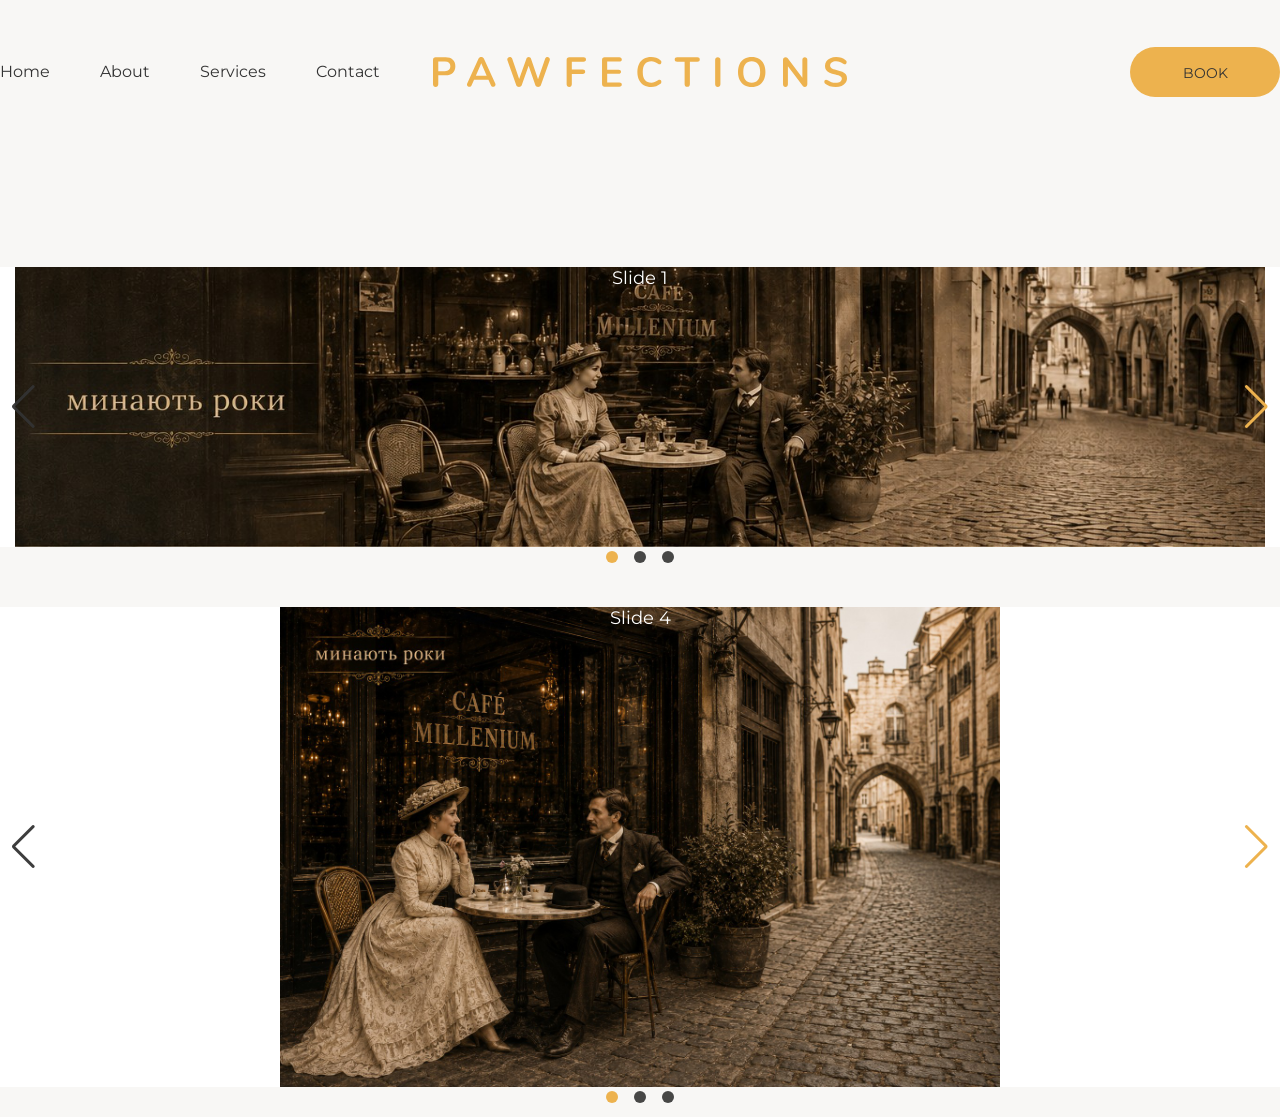
<file: index.html>
<!DOCTYPE html>
<html lang="en">
<head>
    <meta charset="UTF-8">
    <meta name="viewport" content="width=device-width, initial-scale=1.0">
    <title>MILLENIUM</title>
    <link rel="stylesheet" href="./lib/swiper/swiper-bundle.min.css">
    <link rel="stylesheet" href="./css/main.css">

    <link rel="icon" type="image/x-icon" href="./img/favicon/favicon.svg">
	<link rel="apple-touch-icon" sizes="180x180" href="./img/favicon/apple-touch-icon.png">
</head>
<body>

    <nav class="nav">
        <div class="container">
            <div class="nav__row">
                <ul class="nav__list">
                    <li class="nav__item"><a href="#!" class="nav__link">Home</a></li>
                    <li class="nav__item"><a href="#!" class="nav__link">About</a></li>
                    <li class="nav__item"><a href="#!" class="nav__link">Services</a></li>
                    <li class="nav__item"><a href="#!" class="nav__link">Contact</a></li>
                </ul>
                <a href="#!" class="nav__logo">
                    <img src="./img/logo.svg" alt="Logo">
                </a>

                <div class="nav__btn-set">
                    <button class="nav__btn ">
                        <a href="#!" class="btn">Book</a>
                    </button>
    
                    <!-- Mobile button open -->
                    <!-- <button class="mobile-nav-btn">
                        <div class="mobile-nav-btn__icon"> -->
                            <!-- Если используются разные кнопки для откр/закр -->
                            <!-- <img class="nav-img" src="./img/ui/menu_right.svg" alt="Menu button" > -->
                        <!-- </div>
                    </button> -->
                </div>
            </div>
        </div>
    </nav>

    <!-- <header class="header ">
        <div class="container">
            <div class="header__grid">
                <div class="header__col">
                    <div class="scroll-text scroll-text__bullet-left">Scroll to discover</div>
                </div>

                <div class="header__content">
                    <div class="header__desc">
                        <p>
                            Lorem ipsum dolor sit amet, consectetur adipiscing elit. Quisque augue eros, pellentesque nec tempor eu, sollicitudin at dolor. Cras commodo venenatis diam, nec venenatis massa auctor at.
                        </p>
                    </div>
                </div>

                <div class="header__col">
                    <div class="scroll-text scroll-text__bullet-right">Scroll to discover</div>
                </div>
            </div>
        </div>

   </header> -->

    <!-- Mobile button open -->
    <button class="mobile-nav-btn">
        <div class="mobile-nav-btn__icon">
            <!-- Если используются разные кнопки для откр/закр -->
            <!-- <img class="nav-img" src="./img/ui/menu_right.svg" alt="Menu button" > -->
        </div>
    </button>

    <!-- ======= Мобильная навигация  ============================ -->
    <div class="mobile-nav ">
        <!-- Если используются разные кнопки для откр/закр -->
        <!-- <button class="mobile-close-btn">
            <img src="./img/ui/close_round.svg" alt="Close button" width="24" height="24">
        </button> -->

         <div class="nav__btn-set">
            <button class="nav__btn">
                <a href="#!" class="btn">Book</a>
            </button>

            <!-- Mobile button open -->
            <!-- <button class="mobile-nav-btn">
                <div class="mobile-nav-btn__icon"></div>
            </button> -->
        </div>

        <ul class="mobile-nav-list">
            <li class="mobile-nav-item"><a href="#!" class="mobile-nav-link">Home</a></li>
            <li class="mobile-nav-item"><a href="#!" class="mobile-nav-link">About</a></li>
            <li class="mobile-nav-item"><a href="#!" class="mobile-nav-link">Services</a></li>
            <li class="mobile-nav-item"><a href="#!" class="mobile-nav-link">Contact</a></li>
        </ul>

        <a href="#!" class="nav__logo">
            <img src="./img/logo.svg" alt="Logo Powfections">
        </a>
    </div>

    <!-- ======= Fade для мобильной навигации  =================== -->
	<div class="mobile-nav-fade"></div>

    <div class="swiper-slider container">
        <!-- Slider main container Swiper Wide -->
        <div class="swiper" id="swiper-wide">
            <!-- Additional required wrapper -->
            <div class="swiper-wrapper">
                <!-- Slides -->
                <div class="swiper-slide">
                    <div class="swiper-slide-text"> Slide 1</div>
                    <img src="./img/header/img1.jpg" alt="Slide 1" />
                </div>
                <div class="swiper-slide">
                    <div class="swiper-slide-text"> Slide 2</div>
                    <img src="./img/header/img2.jpg" alt="Slide 2" />
                </div>
                <div class="swiper-slide">
                    <div class="swiper-slide-text"> Slide 3</div>
                    <img src="./img/header/img3.jpg" alt="Slide 3" />
                </div>
            </div>
            <!-- Pagination -->
            <div class="swiper-pagination"></div>
    
            <!-- Navigation buttons -->
            <div class="swiper-button-prev"></div>
            <div class="swiper-button-next"></div>
    
            <!-- Scrollbar -->
            <!-- <div class="swiper-scrollbar"></div> -->
        </div>

        <!-- Slider common -->
        <div class="swiper" id="swiper">
            <!-- Additional required wrapper -->
            <div class="swiper-wrapper">
                <!-- Slides -->
                <div class="swiper-slide">
                    <div class="swiper-slide-text"> Slide 4</div>
                    <img src="./img/header/img4.jpg" alt="Slide 4" />
                </div>
                <div class="swiper-slide">
                    <div class="swiper-slide-text"> Slide 5</div>
                    <img src="./img/header/img5a.jpg" alt="Slide 5" />
                </div>
                <div class="swiper-slide">
                    <div class="swiper-slide-text"> Slide 6</div>
                    <img src="./img/header/img6с.jpg" alt="Slide 6" />
                </div>
            </div>
            <!-- Pagination -->
            <div class="swiper-pagination"></div>
    
            <!-- Navigation buttons -->
            <div class="swiper-button-prev"></div>
            <div class="swiper-button-next"></div>
    
            <!-- Scrollbar -->
            <!-- <div class="swiper-scrollbar"></div> -->
        </div>
    </div>

    <!-- <footer class="footer ">
        <div class="container">
            <div class="footer__content">
                <div class="footer__logo">
                    <img src="./img/footer/footer-logo.svg" alt="Footer logo">
                </div>
                <div class="footer__nav-wrapper">
                    <div class="footer__nav">
                        <h3 class="footer__nav-title">Menu</h3>
                        <ul class="footer__nav-list">
                            <li class="footer__nav-item"><a href="#!" class="footer__nav-link">Home</a></li>
                            <li class="footer__nav-item"><a href="#!" class="footer__nav-link">About</a></li>
                            <li class="footer__nav-item"><a href="#!" class="footer__nav-link">Services</a></li>
                            <li class="footer__nav-item"><a href="#!" class="footer__nav-link">Contact</a></li>
                        </ul>
                    </div>

                    <div class="footer__nav">
                        <h3 class="footer__nav-title">contact</h3>
                        <ul class="footer__nav-list">
                            <li class="footer__nav-item">Pawfections@contact.com</li>
                            <li class="footer__nav-item">+012-345-6789</li>
                            <li class="footer__nav-item">9889 Lorem Ipsum street, Pellentesque, CA, USA</li>
                        </ul>
                    </div>
                </div>
            </div>

            <div class="footer__copyright">
                <p class="footer__copyright-text">Copyright Dotcreativemarket</p>
                <ul class="footer__copyright-list">
                    <li class="footer__copyright-item"><a href="#!" class="footer__copyright-link">Terms of Use</a></li>
                    <li class="footer__copyright-item"><a href="#!" class="footer__copyright-link">Privacy Policy</a></li>
                </ul>
            </div>
        </div>
    </footer> -->

    <!-- Библиотеки -->
    <script src="./lib/scrollreveal.js"></script>
    <script src="./lib/swiper/swiper-bundle.min.js"></script>

    <!-- Программный скрипт -->
    <script src="./js/modules/mobile-nav.js"></script>
    <script src="./js/modules/scroll-reveal.js"></script>
    <script src="./js/modules/swiper.js"></script>
    <script src="./js/main.js"></script>
    
</body>
</html>
</file>
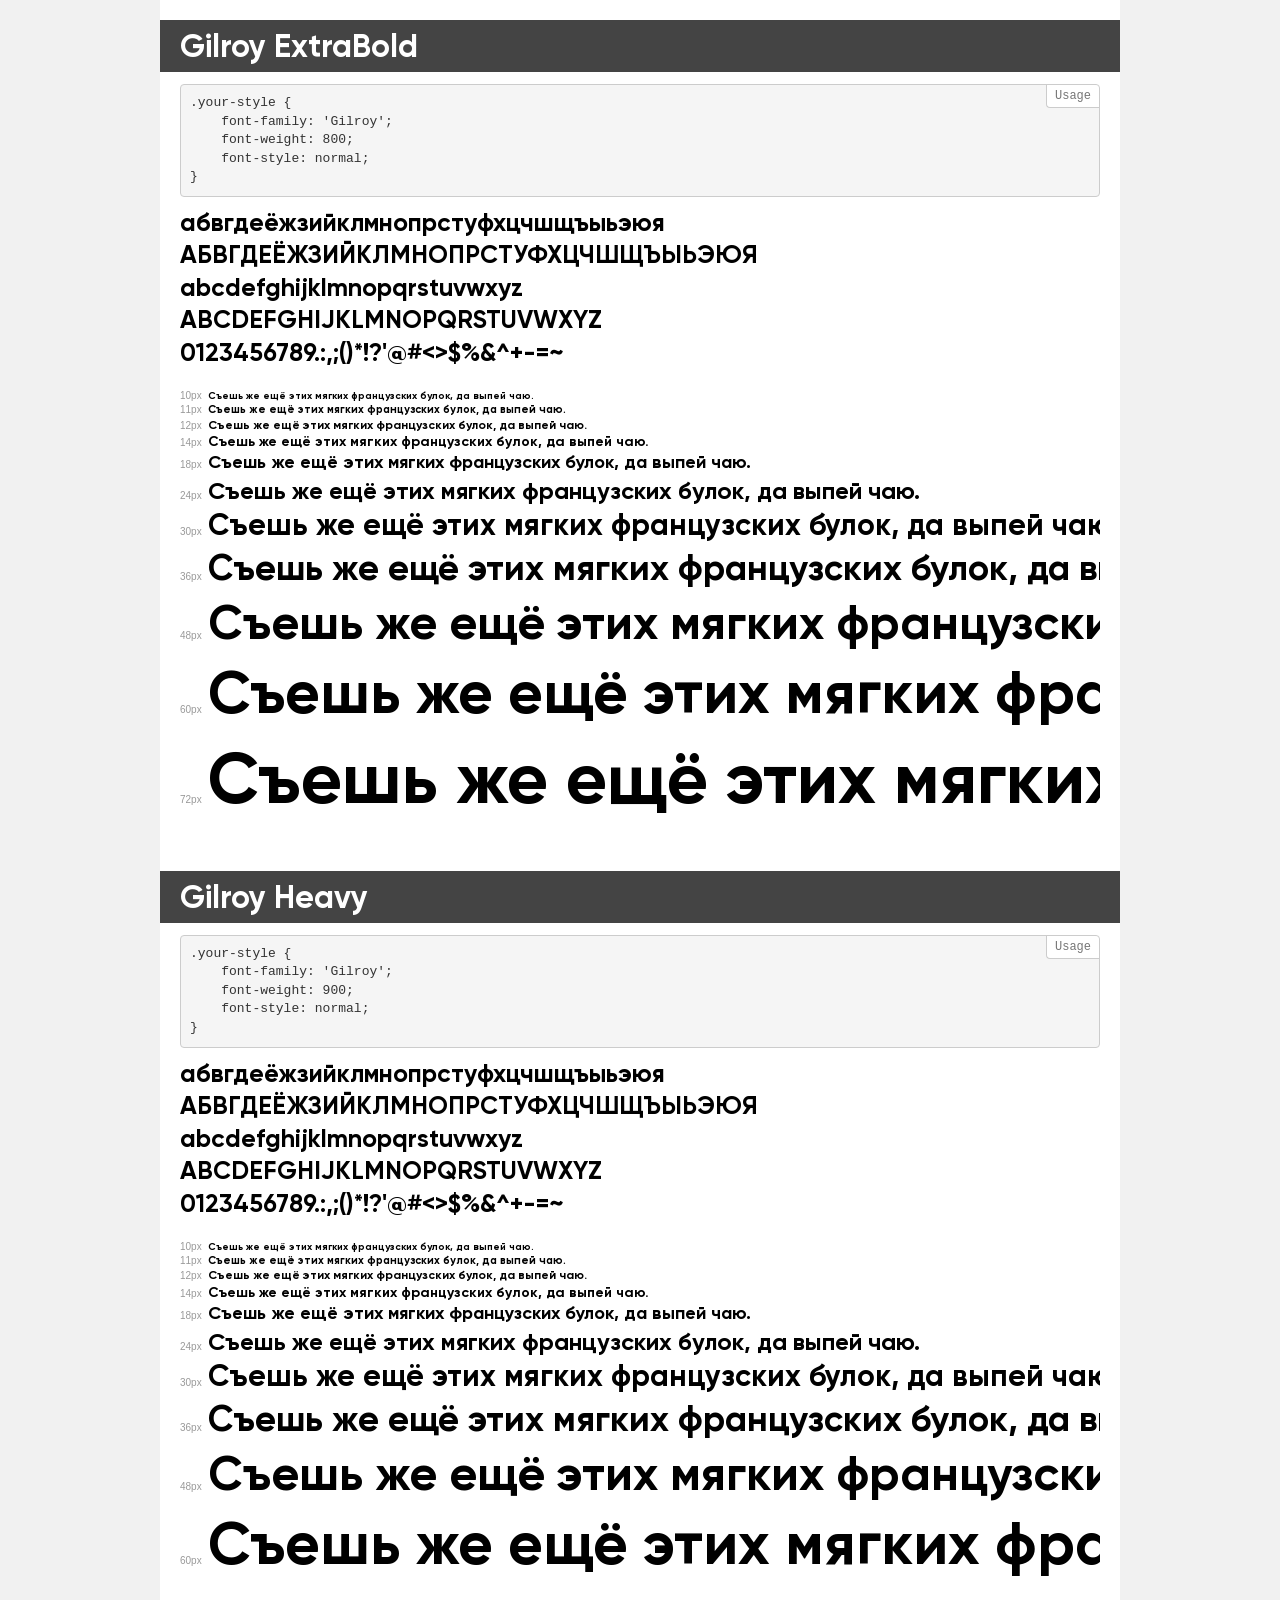
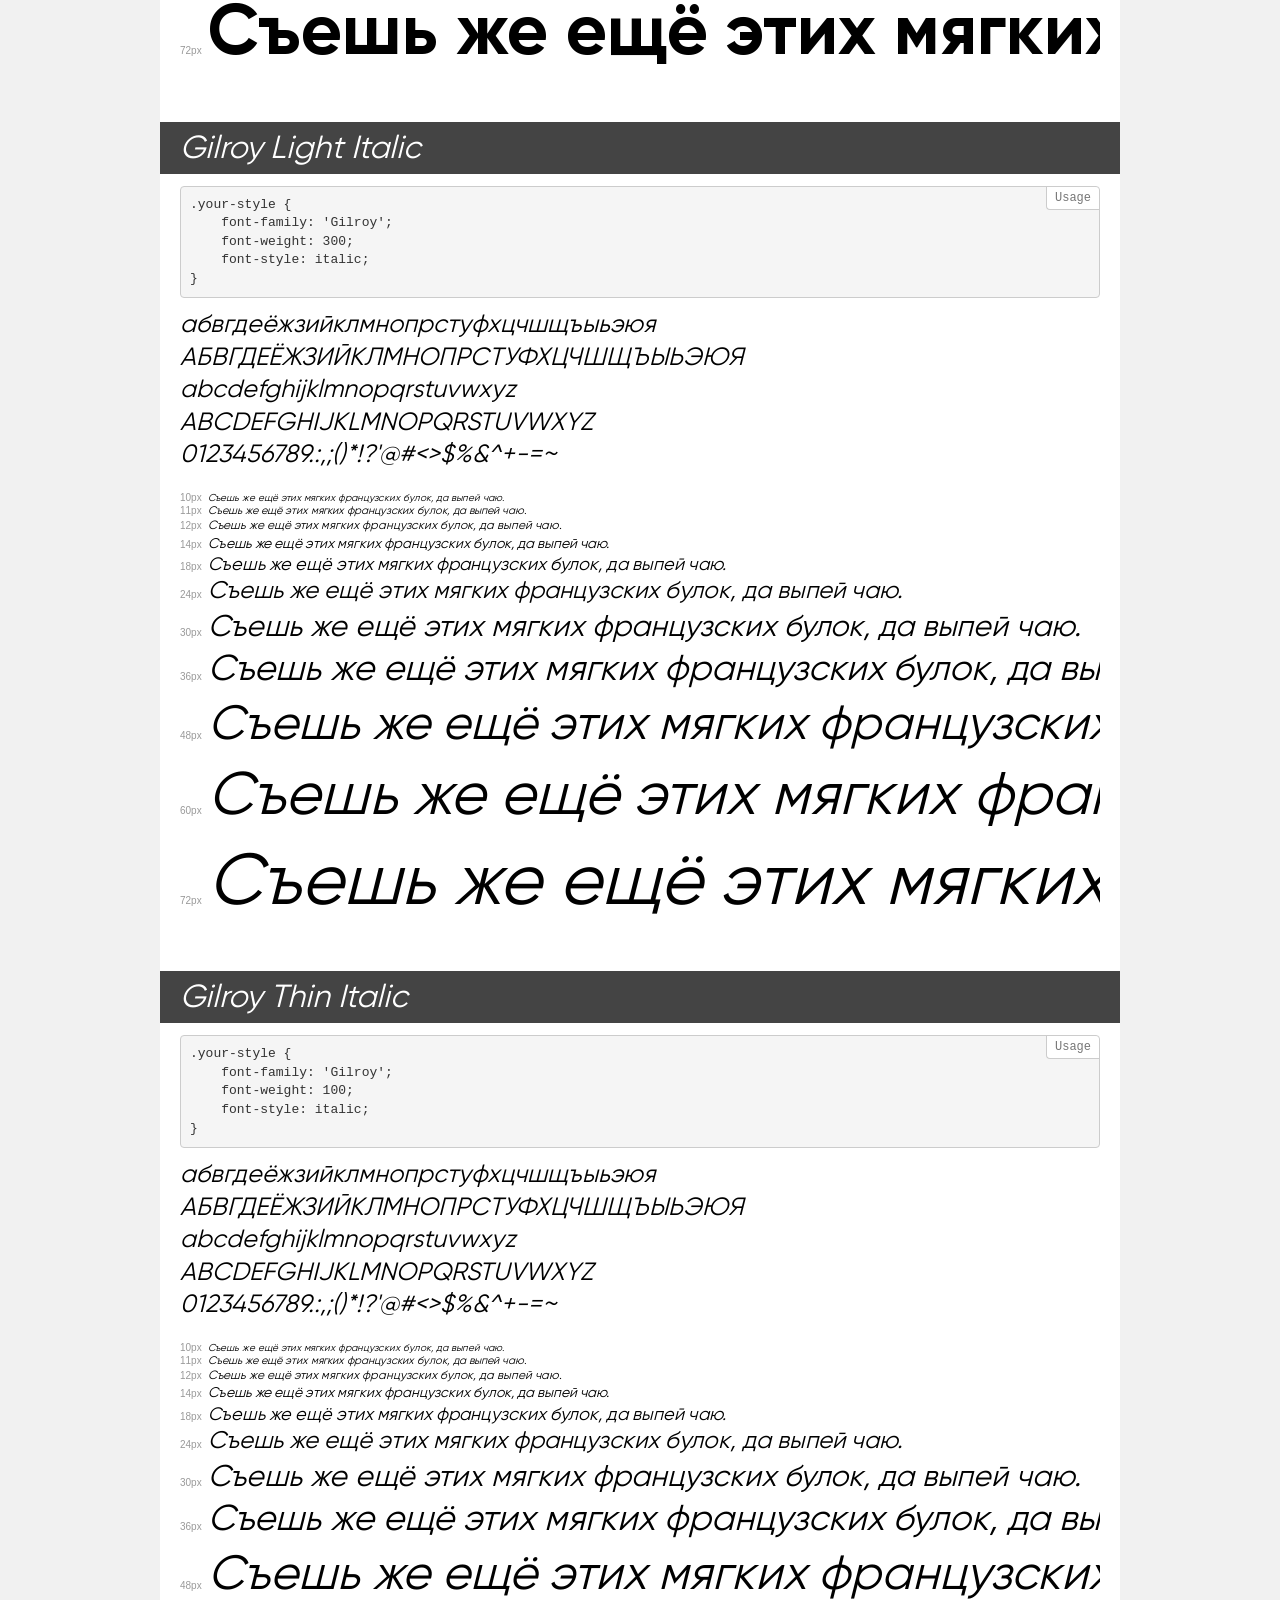
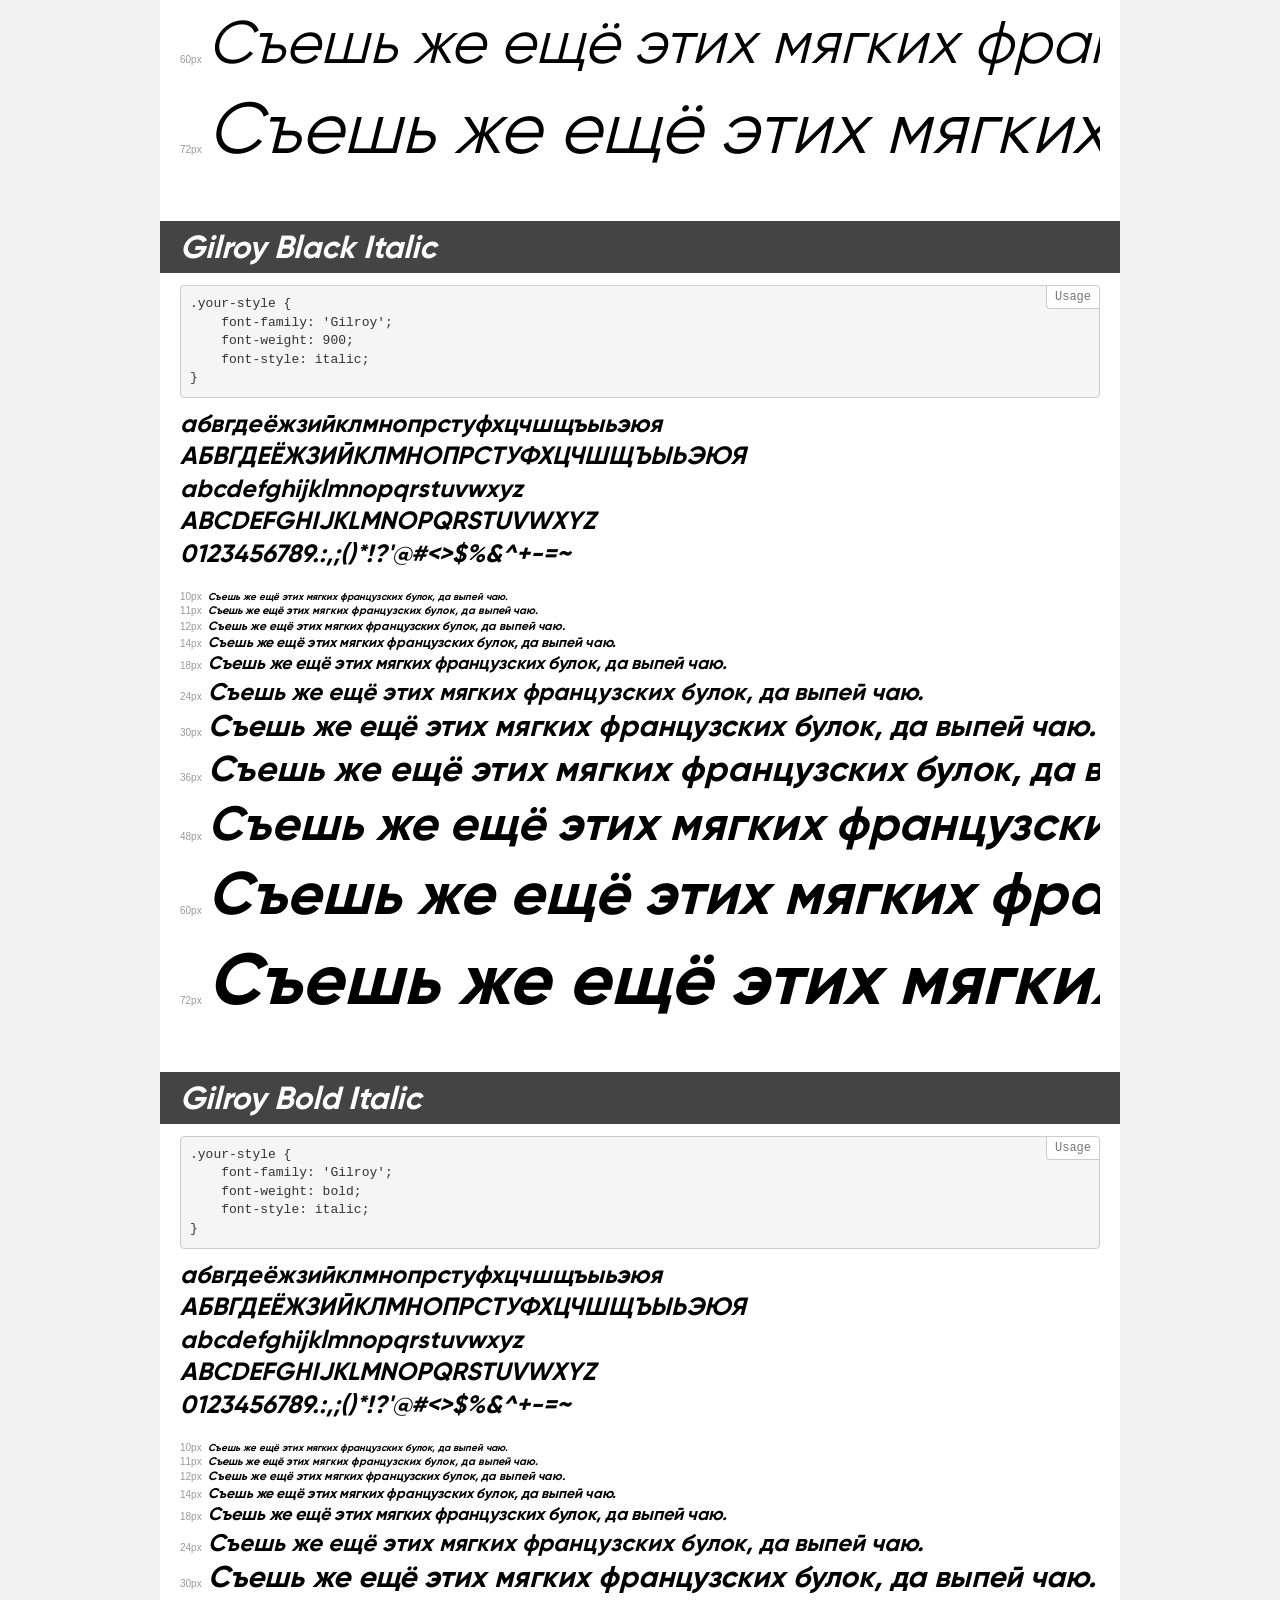
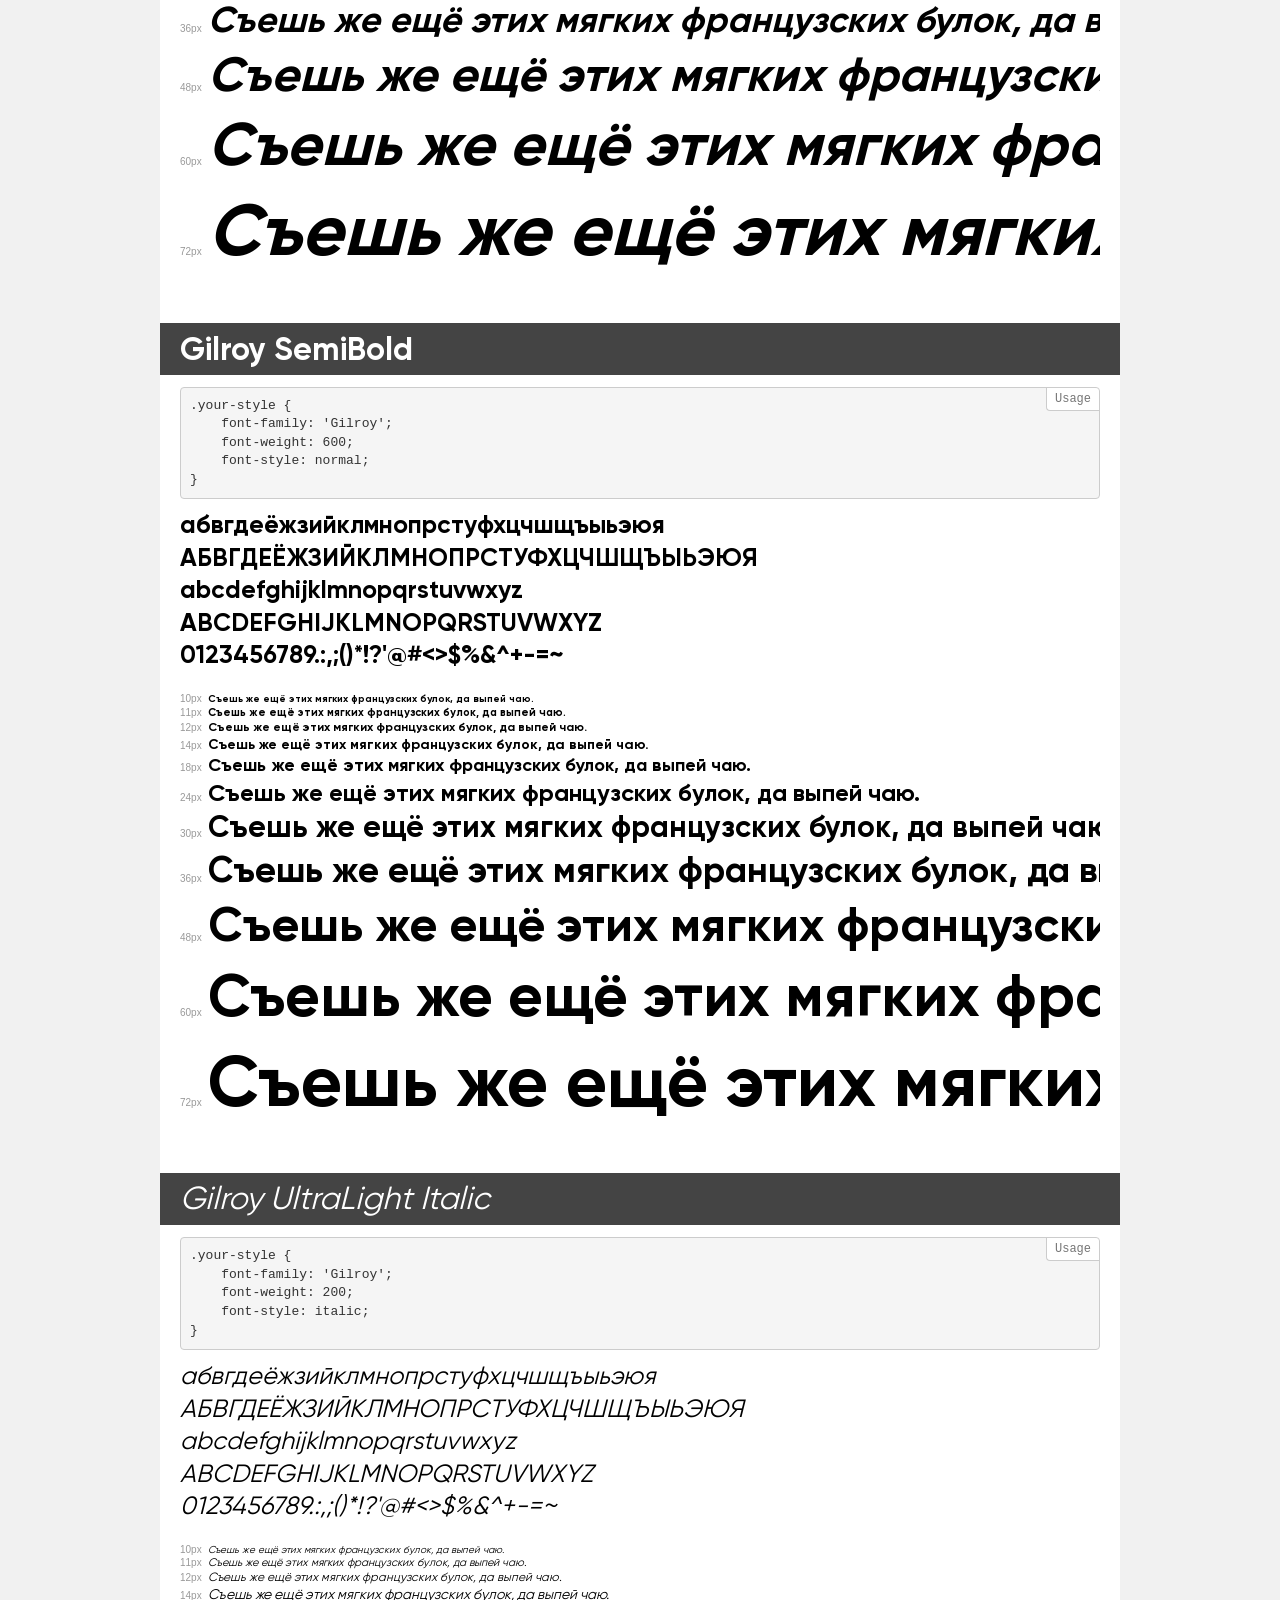
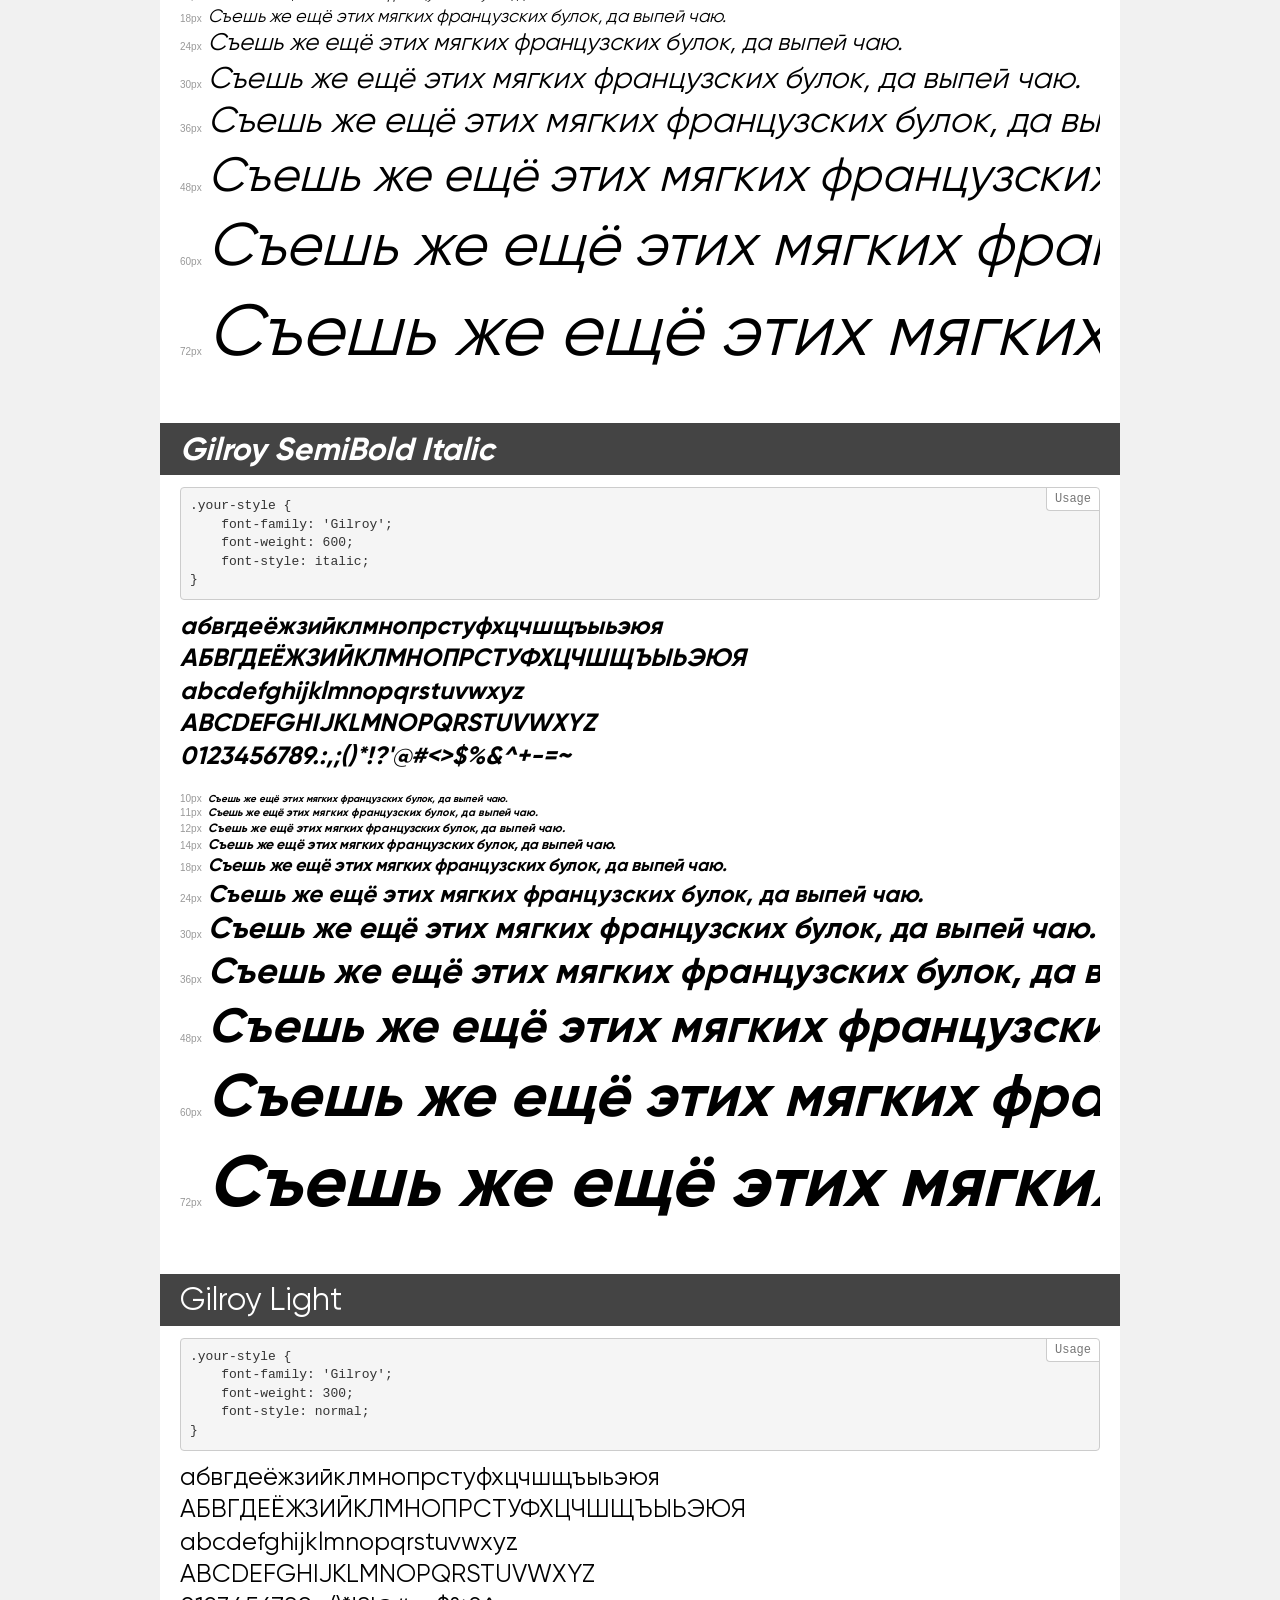
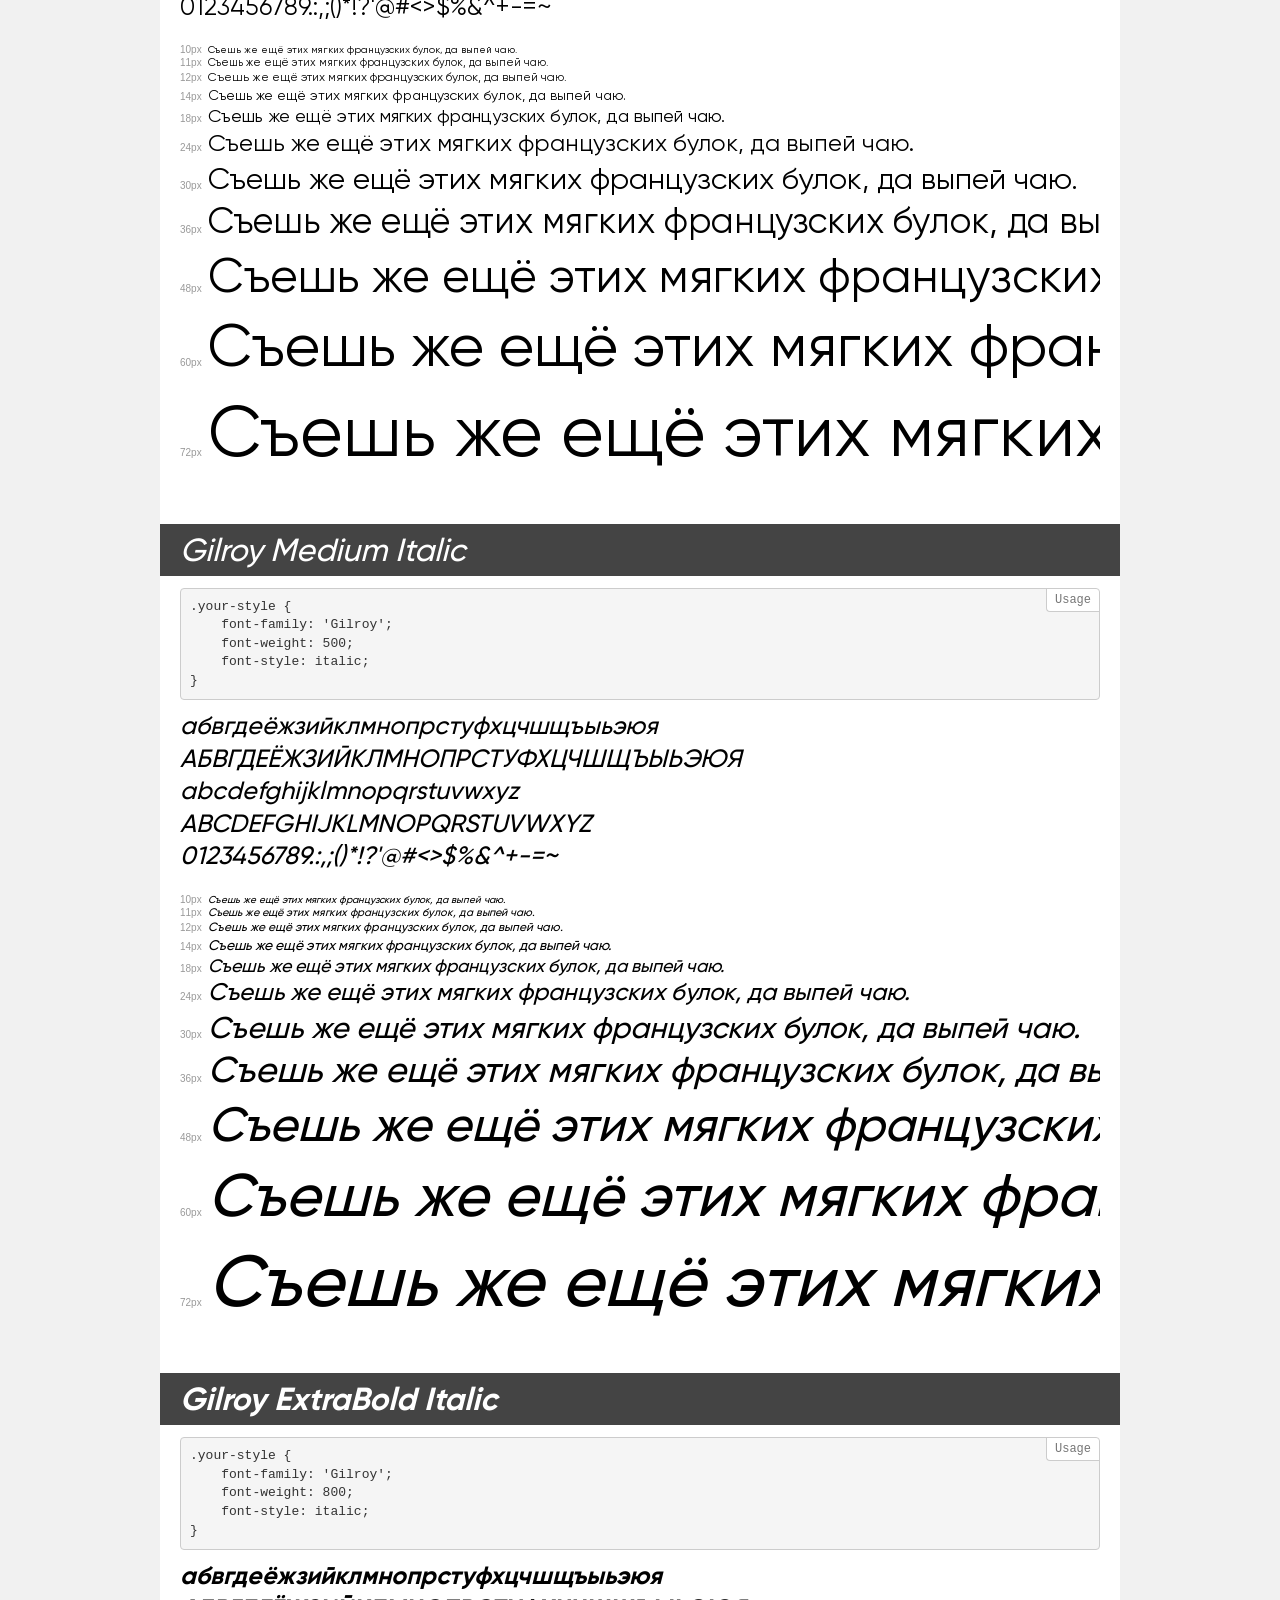
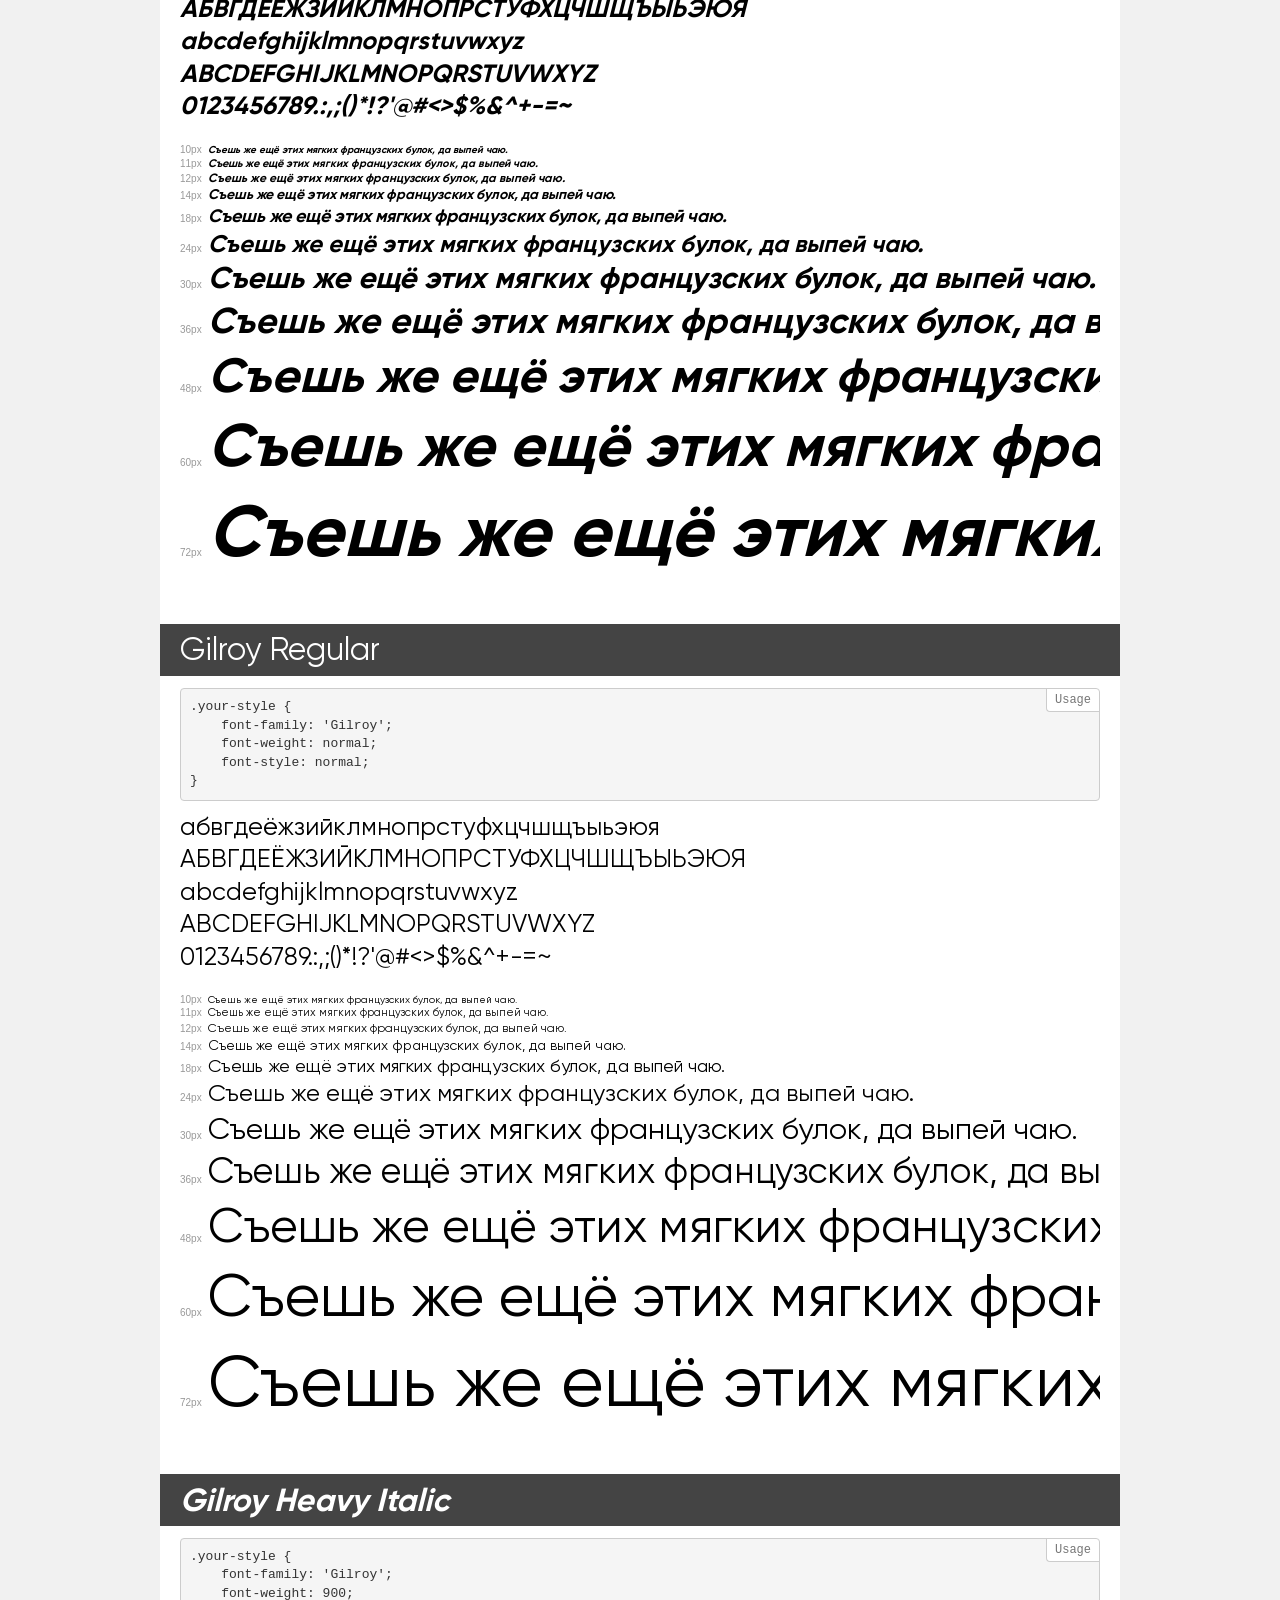
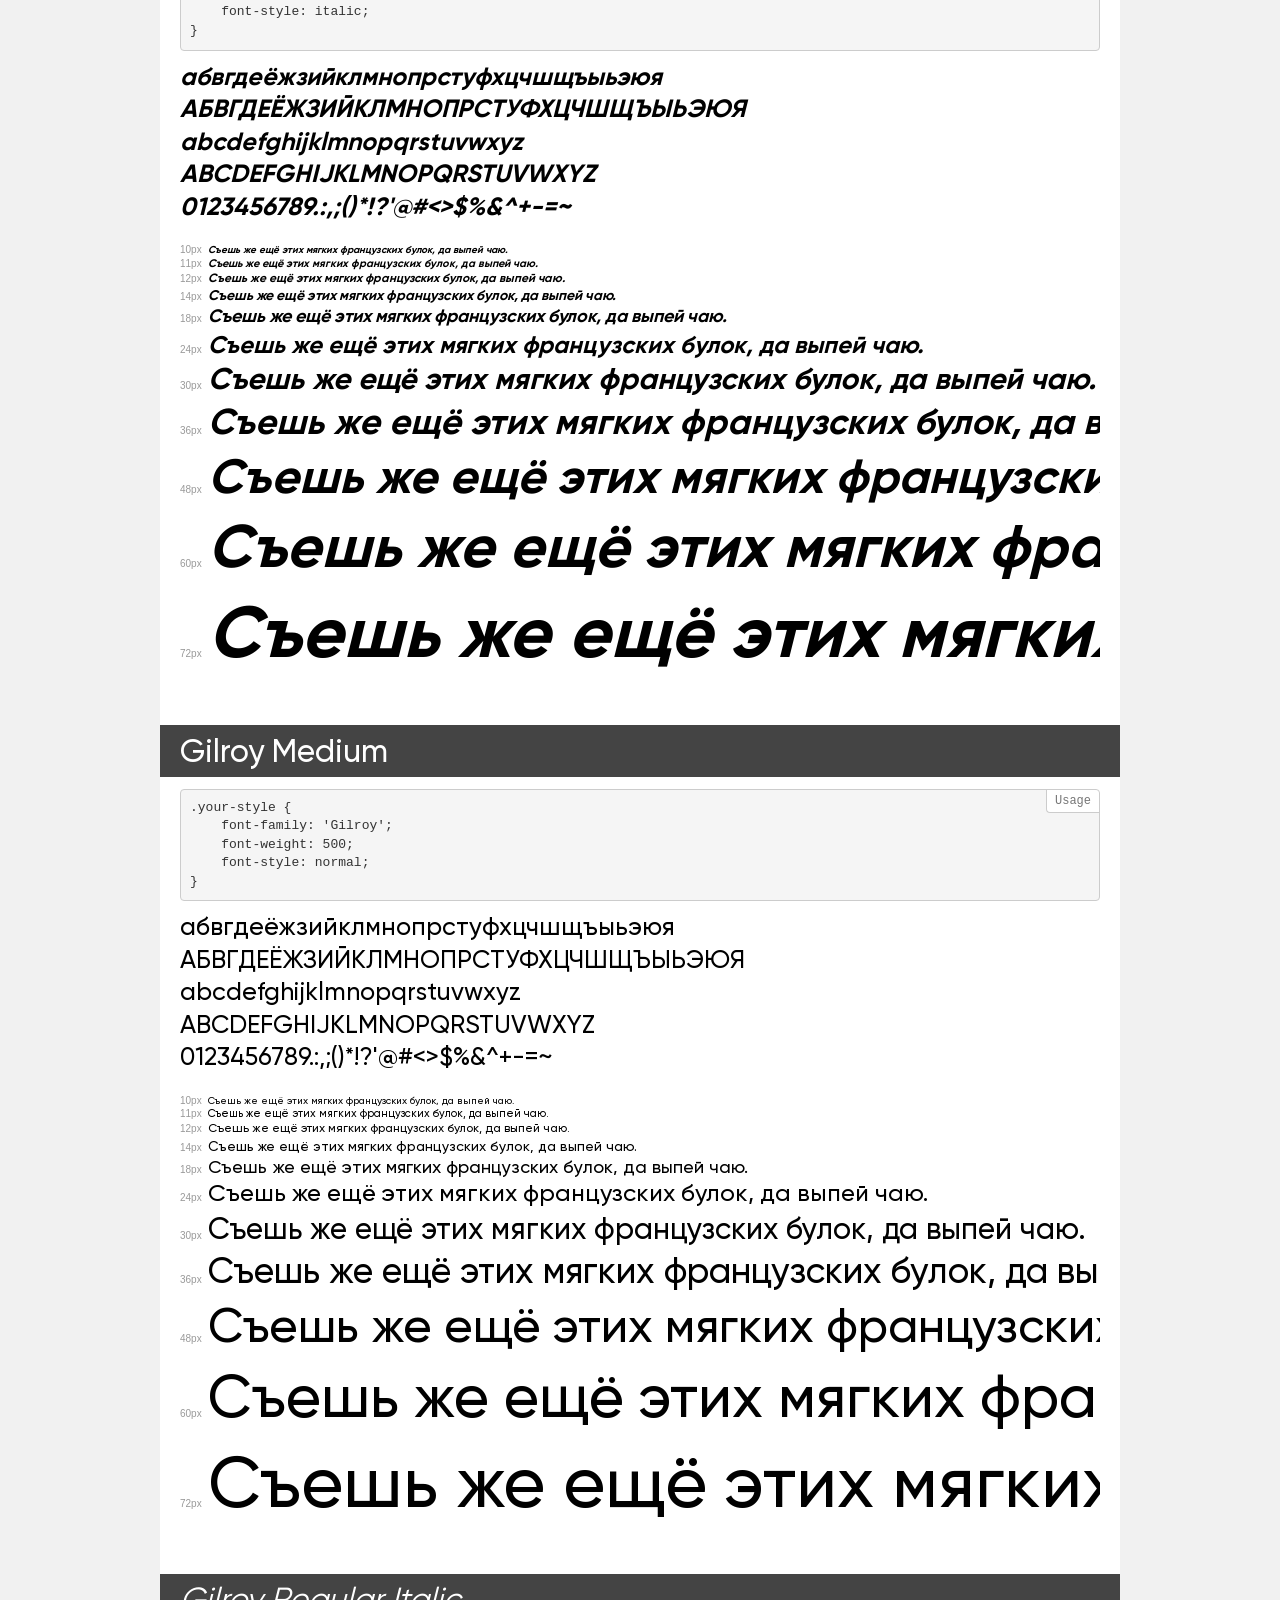
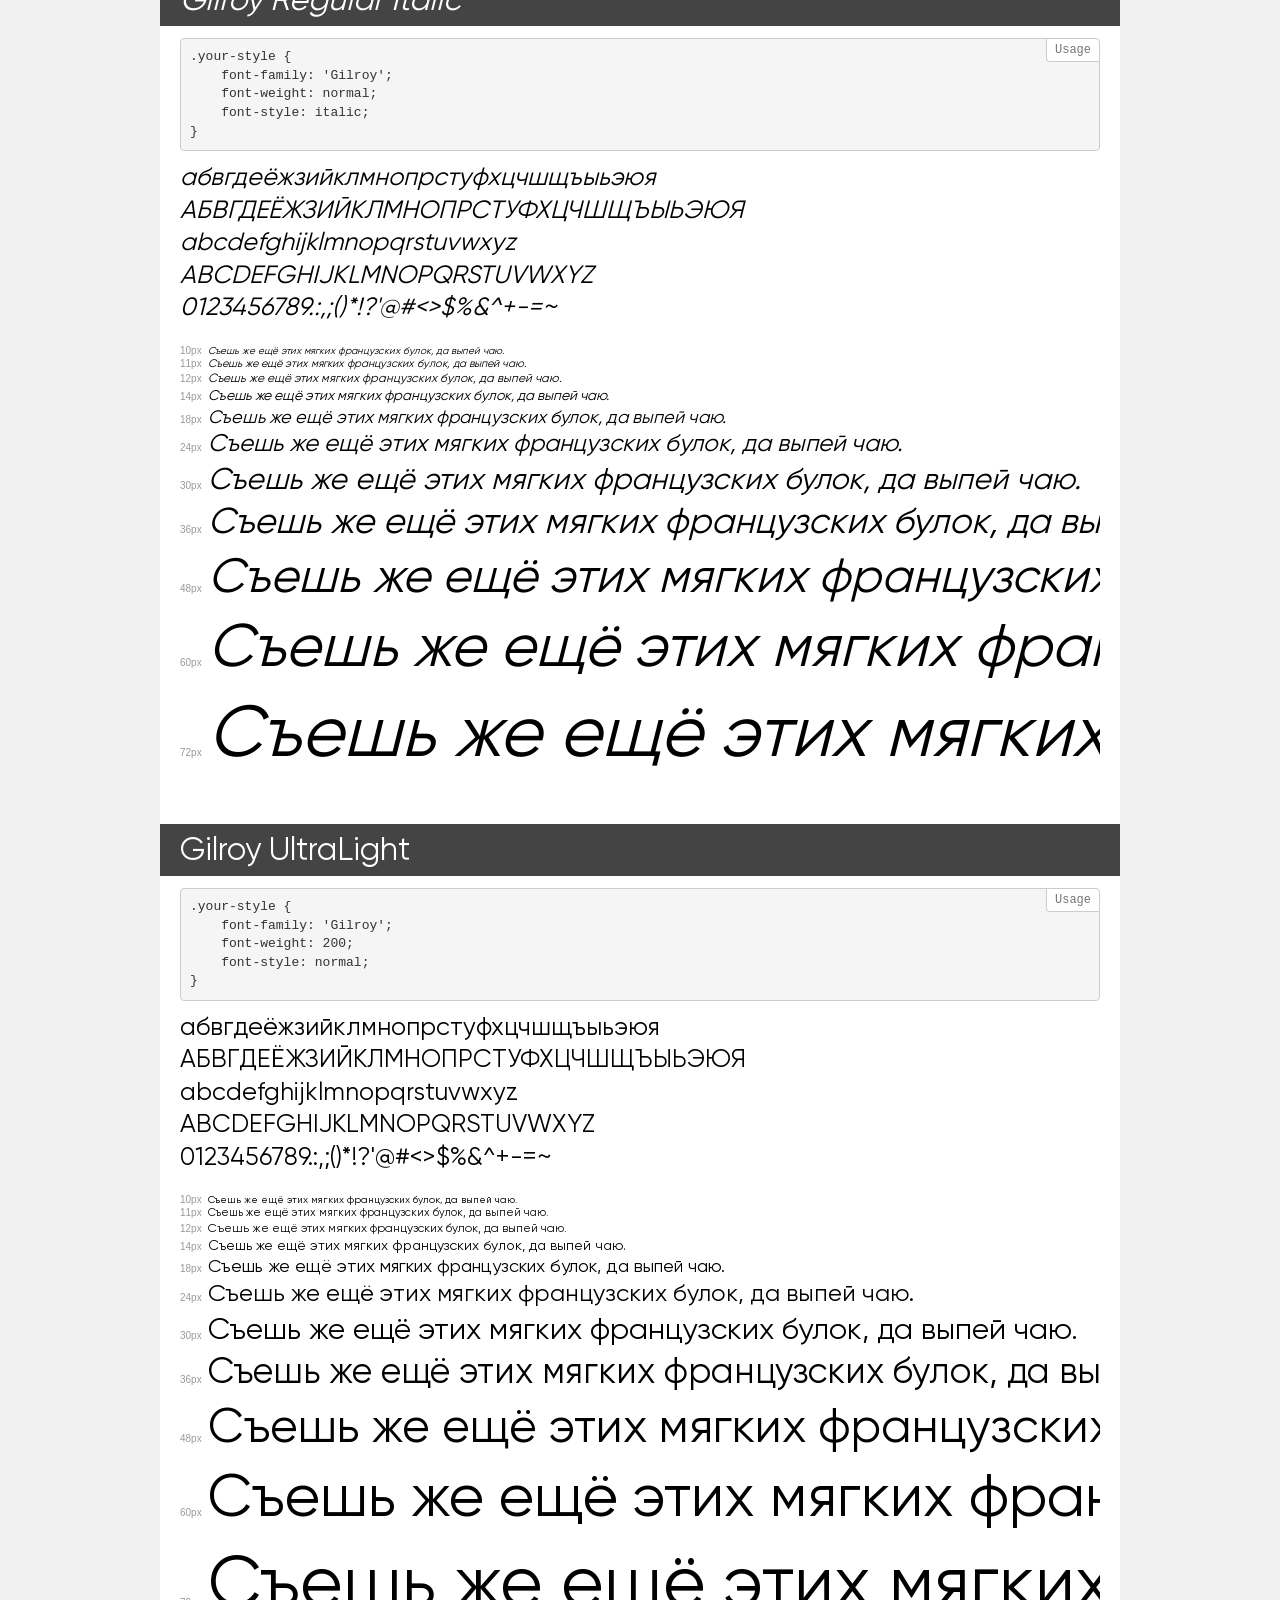
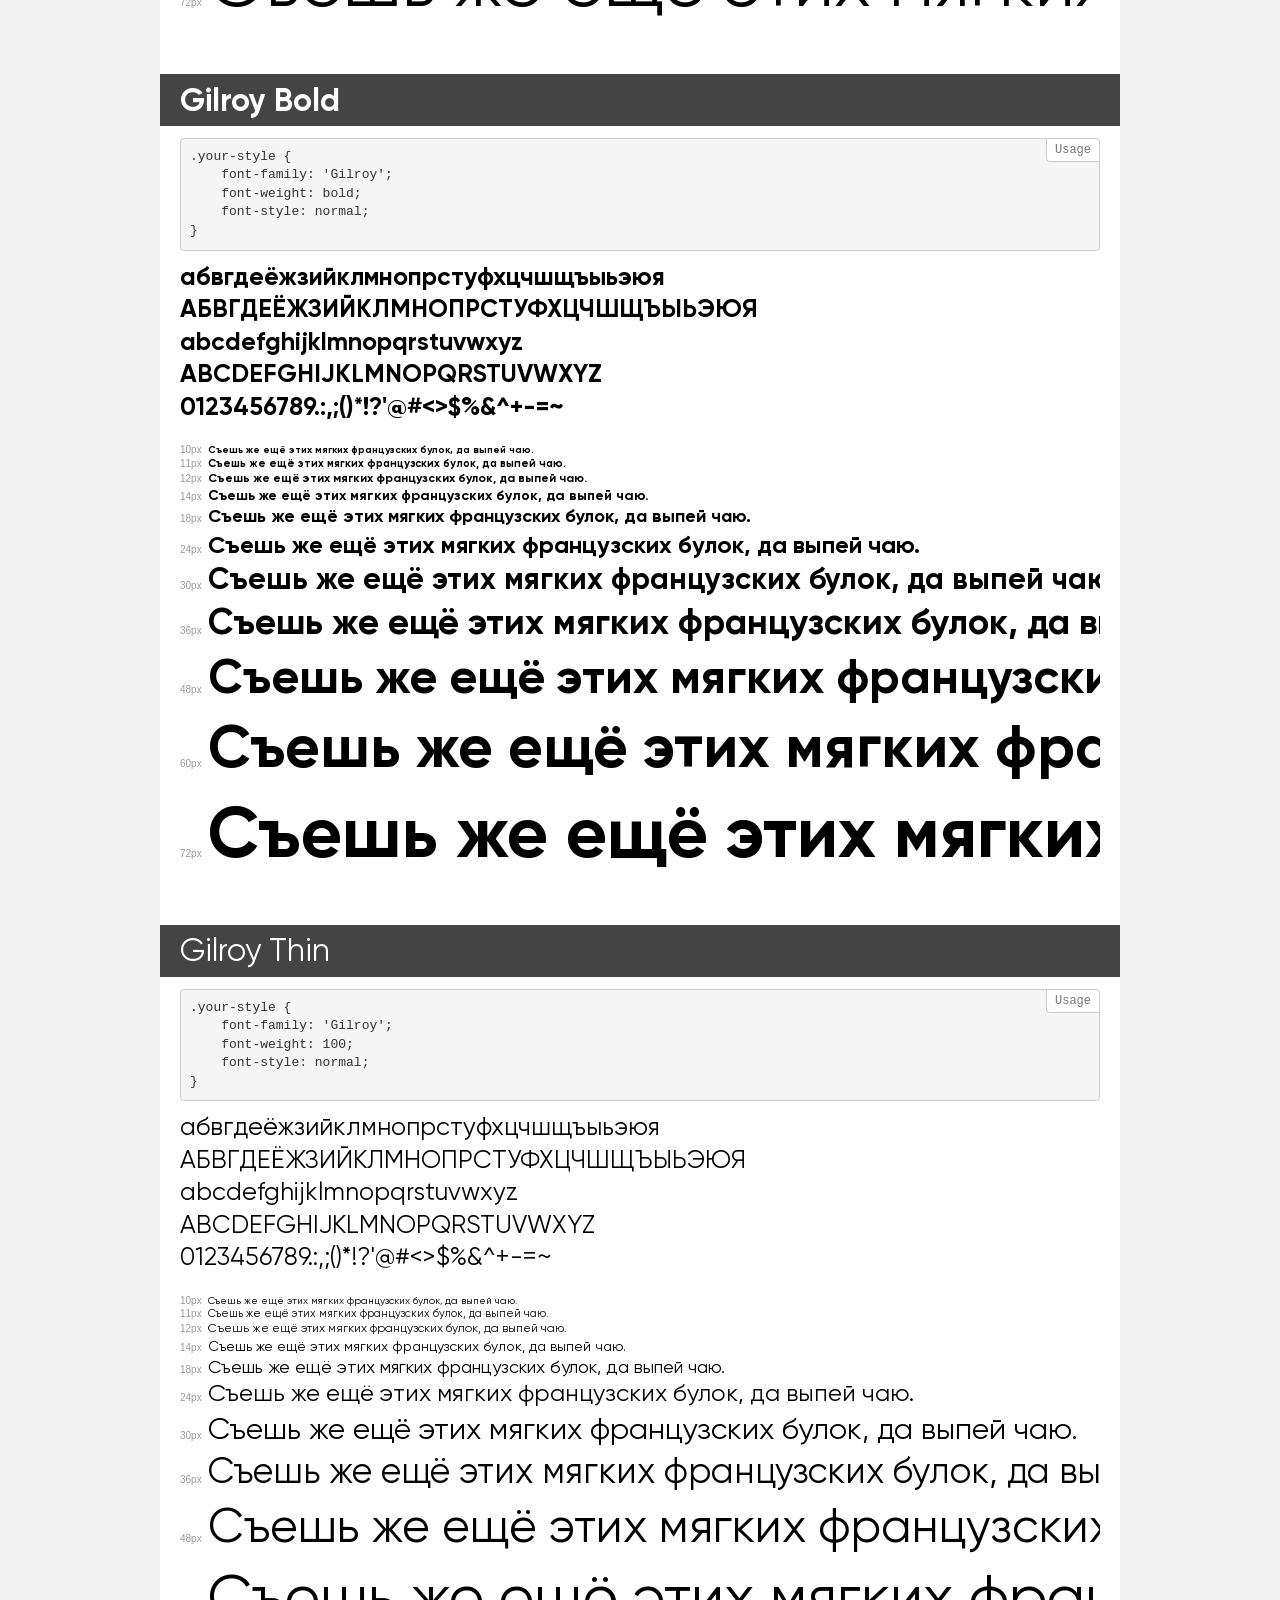
<file: fonts/gilroy/demo.html>
<!DOCTYPE html>
<html>
<head>
    <meta charset="utf-8">
    <meta http-equiv="X-UA-Compatible" content="IE=edge">
    <meta name="viewport" content="width=device-width, initial-scale=1">
    <meta name="robots" content="noindex, noarchive">
    <meta name="format-detection" content="telephone=no">
    <title>Transfonter demo</title>
    <link href="stylesheet.css" rel="stylesheet">
    <style>
        /*
        http://meyerweb.com/eric/tools/css/reset/
        v2.0 | 20110126
        License: none (public domain)
        */
        html, body, div, span, applet, object, iframe,
        h1, h2, h3, h4, h5, h6, p, blockquote, pre,
        a, abbr, acronym, address, big, cite, code,
        del, dfn, em, img, ins, kbd, q, s, samp,
        small, strike, strong, sub, sup, tt, var,
        b, u, i, center,
        dl, dt, dd, ol, ul, li,
        fieldset, form, label, legend,
        table, caption, tbody, tfoot, thead, tr, th, td,
        article, aside, canvas, details, embed,
        figure, figcaption, footer, header, hgroup,
        menu, nav, output, ruby, section, summary,
        time, mark, audio, video {
            margin: 0;
            padding: 0;
            border: 0;
            font-size: 100%;
            font: inherit;
            vertical-align: baseline;
        }
        /* HTML5 display-role reset for older browsers */
        article, aside, details, figcaption, figure,
        footer, header, hgroup, menu, nav, section {
            display: block;
        }
        body {
            line-height: 1;
        }
        ol, ul {
            list-style: none;
        }
        blockquote, q {
            quotes: none;
        }
        blockquote:before, blockquote:after,
        q:before, q:after {
            content: '';
            content: none;
        }
        table {
            border-collapse: collapse;
            border-spacing: 0;
        }
        /* common styles */
        body {
            background: #f1f1f1;
            color: #000;
        }
        .page {
            background: #fff;
            width: 920px;
            margin: 0 auto;
            padding: 20px 20px 0 20px;
            overflow: hidden;
        }
        .font-container {
            overflow-x: auto;
            overflow-y: hidden;
            margin-bottom: 40px;
            line-height: 1.3;
            white-space: nowrap;
            padding-bottom: 5px;
        }
        h1 {
            position: relative;
            background: #444;
            font-size: 32px;
            color: #fff;
            padding: 10px 20px;
            margin: 0 -20px 12px -20px;
        }
        .letters {
            font-size: 25px;
            margin-bottom: 20px;
        }
        .s10:before {
            content: '10px';
        }
        .s11:before {
            content: '11px';
        }
        .s12:before {
            content: '12px';
        }
        .s14:before {
            content: '14px';
        }
        .s18:before {
            content: '18px';
        }
        .s24:before {
            content: '24px';
        }
        .s30:before {
            content: '30px';
        }
        .s36:before {
            content: '36px';
        }
        .s48:before {
            content: '48px';
        }
        .s60:before {
            content: '60px';
        }
        .s72:before {
            content: '72px';
        }
        .s10:before, .s11:before, .s12:before, .s14:before,
        .s18:before, .s24:before, .s30:before, .s36:before,
        .s48:before, .s60:before, .s72:before {
            font-family: Arial, sans-serif;
            font-size: 10px;
            font-weight: normal;
            font-style: normal;
            color: #999;
            padding-right: 6px;
        }
        pre {
            display: block;
            position: relative;
            padding: 9px;
            margin: 0 0 10px;
            font-family: Monaco, Menlo, Consolas, "Courier New", monospace !important;
            font-size: 13px;
            line-height: 1.428571429;
            color: #333;
            font-weight: normal !important;
            font-style: normal !important;
            background-color: #f5f5f5;
            border: 1px solid #ccc;
            overflow-x: auto;
            border-radius: 4px;
        }
        pre:after {
            display: block;
            position: absolute;
            right: 0;
            top: 0;
            content: 'Usage';
            line-height: 1;
            padding: 5px 8px;
            font-size: 12px;
            color: #767676;
            background-color: #fff;
            border: 1px solid #ccc;
            border-right: none;
            border-top: none;
            border-radius: 0 4px 0 4px;
            z-index: 10;
        }
        /* responsive */
        @media (max-width: 959px) {
            .page {
                width: auto;
                margin: 0;
            }
        }
    </style>
</head>
<body>
<div class="page">
    <div class="demo" style="font-family: 'Gilroy'; font-weight: 800; font-style: normal;">
        <h1>Gilroy ExtraBold</h1>
        <pre>.your-style {
    font-family: 'Gilroy';
    font-weight: 800;
    font-style: normal;
}</pre>
        <div class="font-container">
            <p class="letters">
                абвгдеёжзийклмнопрстуфхцчшщъыьэюя<br>
АБВГДЕЁЖЗИЙКЛМНОПРСТУФХЦЧШЩЪЫЬЭЮЯ<br>
abcdefghijklmnopqrstuvwxyz<br>
ABCDEFGHIJKLMNOPQRSTUVWXYZ<br>
                0123456789.:,;()*!?'@#<>$%&^+-=~
            </p>
            <p class="s10" style="font-size: 10px;">Съешь же ещё этих мягких французских булок, да выпей чаю.</p>
            <p class="s11" style="font-size: 11px;">Съешь же ещё этих мягких французских булок, да выпей чаю.</p>
            <p class="s12" style="font-size: 12px;">Съешь же ещё этих мягких французских булок, да выпей чаю.</p>
            <p class="s14" style="font-size: 14px;">Съешь же ещё этих мягких французских булок, да выпей чаю.</p>
            <p class="s18" style="font-size: 18px;">Съешь же ещё этих мягких французских булок, да выпей чаю.</p>
            <p class="s24" style="font-size: 24px;">Съешь же ещё этих мягких французских булок, да выпей чаю.</p>
            <p class="s30" style="font-size: 30px;">Съешь же ещё этих мягких французских булок, да выпей чаю.</p>
            <p class="s36" style="font-size: 36px;">Съешь же ещё этих мягких французских булок, да выпей чаю.</p>
            <p class="s48" style="font-size: 48px;">Съешь же ещё этих мягких французских булок, да выпей чаю.</p>
            <p class="s60" style="font-size: 60px;">Съешь же ещё этих мягких французских булок, да выпей чаю.</p>
            <p class="s72" style="font-size: 72px;">Съешь же ещё этих мягких французских булок, да выпей чаю.</p>
        </div>
    </div>
    <div class="demo" style="font-family: 'Gilroy'; font-weight: 900; font-style: normal;">
        <h1>Gilroy Heavy</h1>
        <pre>.your-style {
    font-family: 'Gilroy';
    font-weight: 900;
    font-style: normal;
}</pre>
        <div class="font-container">
            <p class="letters">
                абвгдеёжзийклмнопрстуфхцчшщъыьэюя<br>
АБВГДЕЁЖЗИЙКЛМНОПРСТУФХЦЧШЩЪЫЬЭЮЯ<br>
abcdefghijklmnopqrstuvwxyz<br>
ABCDEFGHIJKLMNOPQRSTUVWXYZ<br>
                0123456789.:,;()*!?'@#<>$%&^+-=~
            </p>
            <p class="s10" style="font-size: 10px;">Съешь же ещё этих мягких французских булок, да выпей чаю.</p>
            <p class="s11" style="font-size: 11px;">Съешь же ещё этих мягких французских булок, да выпей чаю.</p>
            <p class="s12" style="font-size: 12px;">Съешь же ещё этих мягких французских булок, да выпей чаю.</p>
            <p class="s14" style="font-size: 14px;">Съешь же ещё этих мягких французских булок, да выпей чаю.</p>
            <p class="s18" style="font-size: 18px;">Съешь же ещё этих мягких французских булок, да выпей чаю.</p>
            <p class="s24" style="font-size: 24px;">Съешь же ещё этих мягких французских булок, да выпей чаю.</p>
            <p class="s30" style="font-size: 30px;">Съешь же ещё этих мягких французских булок, да выпей чаю.</p>
            <p class="s36" style="font-size: 36px;">Съешь же ещё этих мягких французских булок, да выпей чаю.</p>
            <p class="s48" style="font-size: 48px;">Съешь же ещё этих мягких французских булок, да выпей чаю.</p>
            <p class="s60" style="font-size: 60px;">Съешь же ещё этих мягких французских булок, да выпей чаю.</p>
            <p class="s72" style="font-size: 72px;">Съешь же ещё этих мягких французских булок, да выпей чаю.</p>
        </div>
    </div>
    <div class="demo" style="font-family: 'Gilroy'; font-weight: 300; font-style: italic;">
        <h1>Gilroy Light Italic</h1>
        <pre>.your-style {
    font-family: 'Gilroy';
    font-weight: 300;
    font-style: italic;
}</pre>
        <div class="font-container">
            <p class="letters">
                абвгдеёжзийклмнопрстуфхцчшщъыьэюя<br>
АБВГДЕЁЖЗИЙКЛМНОПРСТУФХЦЧШЩЪЫЬЭЮЯ<br>
abcdefghijklmnopqrstuvwxyz<br>
ABCDEFGHIJKLMNOPQRSTUVWXYZ<br>
                0123456789.:,;()*!?'@#<>$%&^+-=~
            </p>
            <p class="s10" style="font-size: 10px;">Съешь же ещё этих мягких французских булок, да выпей чаю.</p>
            <p class="s11" style="font-size: 11px;">Съешь же ещё этих мягких французских булок, да выпей чаю.</p>
            <p class="s12" style="font-size: 12px;">Съешь же ещё этих мягких французских булок, да выпей чаю.</p>
            <p class="s14" style="font-size: 14px;">Съешь же ещё этих мягких французских булок, да выпей чаю.</p>
            <p class="s18" style="font-size: 18px;">Съешь же ещё этих мягких французских булок, да выпей чаю.</p>
            <p class="s24" style="font-size: 24px;">Съешь же ещё этих мягких французских булок, да выпей чаю.</p>
            <p class="s30" style="font-size: 30px;">Съешь же ещё этих мягких французских булок, да выпей чаю.</p>
            <p class="s36" style="font-size: 36px;">Съешь же ещё этих мягких французских булок, да выпей чаю.</p>
            <p class="s48" style="font-size: 48px;">Съешь же ещё этих мягких французских булок, да выпей чаю.</p>
            <p class="s60" style="font-size: 60px;">Съешь же ещё этих мягких французских булок, да выпей чаю.</p>
            <p class="s72" style="font-size: 72px;">Съешь же ещё этих мягких французских булок, да выпей чаю.</p>
        </div>
    </div>
    <div class="demo" style="font-family: 'Gilroy'; font-weight: 100; font-style: italic;">
        <h1>Gilroy Thin Italic</h1>
        <pre>.your-style {
    font-family: 'Gilroy';
    font-weight: 100;
    font-style: italic;
}</pre>
        <div class="font-container">
            <p class="letters">
                абвгдеёжзийклмнопрстуфхцчшщъыьэюя<br>
АБВГДЕЁЖЗИЙКЛМНОПРСТУФХЦЧШЩЪЫЬЭЮЯ<br>
abcdefghijklmnopqrstuvwxyz<br>
ABCDEFGHIJKLMNOPQRSTUVWXYZ<br>
                0123456789.:,;()*!?'@#<>$%&^+-=~
            </p>
            <p class="s10" style="font-size: 10px;">Съешь же ещё этих мягких французских булок, да выпей чаю.</p>
            <p class="s11" style="font-size: 11px;">Съешь же ещё этих мягких французских булок, да выпей чаю.</p>
            <p class="s12" style="font-size: 12px;">Съешь же ещё этих мягких французских булок, да выпей чаю.</p>
            <p class="s14" style="font-size: 14px;">Съешь же ещё этих мягких французских булок, да выпей чаю.</p>
            <p class="s18" style="font-size: 18px;">Съешь же ещё этих мягких французских булок, да выпей чаю.</p>
            <p class="s24" style="font-size: 24px;">Съешь же ещё этих мягких французских булок, да выпей чаю.</p>
            <p class="s30" style="font-size: 30px;">Съешь же ещё этих мягких французских булок, да выпей чаю.</p>
            <p class="s36" style="font-size: 36px;">Съешь же ещё этих мягких французских булок, да выпей чаю.</p>
            <p class="s48" style="font-size: 48px;">Съешь же ещё этих мягких французских булок, да выпей чаю.</p>
            <p class="s60" style="font-size: 60px;">Съешь же ещё этих мягких французских булок, да выпей чаю.</p>
            <p class="s72" style="font-size: 72px;">Съешь же ещё этих мягких французских булок, да выпей чаю.</p>
        </div>
    </div>
    <div class="demo" style="font-family: 'Gilroy'; font-weight: 900; font-style: italic;">
        <h1>Gilroy Black Italic</h1>
        <pre>.your-style {
    font-family: 'Gilroy';
    font-weight: 900;
    font-style: italic;
}</pre>
        <div class="font-container">
            <p class="letters">
                абвгдеёжзийклмнопрстуфхцчшщъыьэюя<br>
АБВГДЕЁЖЗИЙКЛМНОПРСТУФХЦЧШЩЪЫЬЭЮЯ<br>
abcdefghijklmnopqrstuvwxyz<br>
ABCDEFGHIJKLMNOPQRSTUVWXYZ<br>
                0123456789.:,;()*!?'@#<>$%&^+-=~
            </p>
            <p class="s10" style="font-size: 10px;">Съешь же ещё этих мягких французских булок, да выпей чаю.</p>
            <p class="s11" style="font-size: 11px;">Съешь же ещё этих мягких французских булок, да выпей чаю.</p>
            <p class="s12" style="font-size: 12px;">Съешь же ещё этих мягких французских булок, да выпей чаю.</p>
            <p class="s14" style="font-size: 14px;">Съешь же ещё этих мягких французских булок, да выпей чаю.</p>
            <p class="s18" style="font-size: 18px;">Съешь же ещё этих мягких французских булок, да выпей чаю.</p>
            <p class="s24" style="font-size: 24px;">Съешь же ещё этих мягких французских булок, да выпей чаю.</p>
            <p class="s30" style="font-size: 30px;">Съешь же ещё этих мягких французских булок, да выпей чаю.</p>
            <p class="s36" style="font-size: 36px;">Съешь же ещё этих мягких французских булок, да выпей чаю.</p>
            <p class="s48" style="font-size: 48px;">Съешь же ещё этих мягких французских булок, да выпей чаю.</p>
            <p class="s60" style="font-size: 60px;">Съешь же ещё этих мягких французских булок, да выпей чаю.</p>
            <p class="s72" style="font-size: 72px;">Съешь же ещё этих мягких французских булок, да выпей чаю.</p>
        </div>
    </div>
    <div class="demo" style="font-family: 'Gilroy'; font-weight: bold; font-style: italic;">
        <h1>Gilroy Bold Italic</h1>
        <pre>.your-style {
    font-family: 'Gilroy';
    font-weight: bold;
    font-style: italic;
}</pre>
        <div class="font-container">
            <p class="letters">
                абвгдеёжзийклмнопрстуфхцчшщъыьэюя<br>
АБВГДЕЁЖЗИЙКЛМНОПРСТУФХЦЧШЩЪЫЬЭЮЯ<br>
abcdefghijklmnopqrstuvwxyz<br>
ABCDEFGHIJKLMNOPQRSTUVWXYZ<br>
                0123456789.:,;()*!?'@#<>$%&^+-=~
            </p>
            <p class="s10" style="font-size: 10px;">Съешь же ещё этих мягких французских булок, да выпей чаю.</p>
            <p class="s11" style="font-size: 11px;">Съешь же ещё этих мягких французских булок, да выпей чаю.</p>
            <p class="s12" style="font-size: 12px;">Съешь же ещё этих мягких французских булок, да выпей чаю.</p>
            <p class="s14" style="font-size: 14px;">Съешь же ещё этих мягких французских булок, да выпей чаю.</p>
            <p class="s18" style="font-size: 18px;">Съешь же ещё этих мягких французских булок, да выпей чаю.</p>
            <p class="s24" style="font-size: 24px;">Съешь же ещё этих мягких французских булок, да выпей чаю.</p>
            <p class="s30" style="font-size: 30px;">Съешь же ещё этих мягких французских булок, да выпей чаю.</p>
            <p class="s36" style="font-size: 36px;">Съешь же ещё этих мягких французских булок, да выпей чаю.</p>
            <p class="s48" style="font-size: 48px;">Съешь же ещё этих мягких французских булок, да выпей чаю.</p>
            <p class="s60" style="font-size: 60px;">Съешь же ещё этих мягких французских булок, да выпей чаю.</p>
            <p class="s72" style="font-size: 72px;">Съешь же ещё этих мягких французских булок, да выпей чаю.</p>
        </div>
    </div>
    <div class="demo" style="font-family: 'Gilroy'; font-weight: 600; font-style: normal;">
        <h1>Gilroy SemiBold</h1>
        <pre>.your-style {
    font-family: 'Gilroy';
    font-weight: 600;
    font-style: normal;
}</pre>
        <div class="font-container">
            <p class="letters">
                абвгдеёжзийклмнопрстуфхцчшщъыьэюя<br>
АБВГДЕЁЖЗИЙКЛМНОПРСТУФХЦЧШЩЪЫЬЭЮЯ<br>
abcdefghijklmnopqrstuvwxyz<br>
ABCDEFGHIJKLMNOPQRSTUVWXYZ<br>
                0123456789.:,;()*!?'@#<>$%&^+-=~
            </p>
            <p class="s10" style="font-size: 10px;">Съешь же ещё этих мягких французских булок, да выпей чаю.</p>
            <p class="s11" style="font-size: 11px;">Съешь же ещё этих мягких французских булок, да выпей чаю.</p>
            <p class="s12" style="font-size: 12px;">Съешь же ещё этих мягких французских булок, да выпей чаю.</p>
            <p class="s14" style="font-size: 14px;">Съешь же ещё этих мягких французских булок, да выпей чаю.</p>
            <p class="s18" style="font-size: 18px;">Съешь же ещё этих мягких французских булок, да выпей чаю.</p>
            <p class="s24" style="font-size: 24px;">Съешь же ещё этих мягких французских булок, да выпей чаю.</p>
            <p class="s30" style="font-size: 30px;">Съешь же ещё этих мягких французских булок, да выпей чаю.</p>
            <p class="s36" style="font-size: 36px;">Съешь же ещё этих мягких французских булок, да выпей чаю.</p>
            <p class="s48" style="font-size: 48px;">Съешь же ещё этих мягких французских булок, да выпей чаю.</p>
            <p class="s60" style="font-size: 60px;">Съешь же ещё этих мягких французских булок, да выпей чаю.</p>
            <p class="s72" style="font-size: 72px;">Съешь же ещё этих мягких французских булок, да выпей чаю.</p>
        </div>
    </div>
    <div class="demo" style="font-family: 'Gilroy'; font-weight: 200; font-style: italic;">
        <h1>Gilroy UltraLight Italic</h1>
        <pre>.your-style {
    font-family: 'Gilroy';
    font-weight: 200;
    font-style: italic;
}</pre>
        <div class="font-container">
            <p class="letters">
                абвгдеёжзийклмнопрстуфхцчшщъыьэюя<br>
АБВГДЕЁЖЗИЙКЛМНОПРСТУФХЦЧШЩЪЫЬЭЮЯ<br>
abcdefghijklmnopqrstuvwxyz<br>
ABCDEFGHIJKLMNOPQRSTUVWXYZ<br>
                0123456789.:,;()*!?'@#<>$%&^+-=~
            </p>
            <p class="s10" style="font-size: 10px;">Съешь же ещё этих мягких французских булок, да выпей чаю.</p>
            <p class="s11" style="font-size: 11px;">Съешь же ещё этих мягких французских булок, да выпей чаю.</p>
            <p class="s12" style="font-size: 12px;">Съешь же ещё этих мягких французских булок, да выпей чаю.</p>
            <p class="s14" style="font-size: 14px;">Съешь же ещё этих мягких французских булок, да выпей чаю.</p>
            <p class="s18" style="font-size: 18px;">Съешь же ещё этих мягких французских булок, да выпей чаю.</p>
            <p class="s24" style="font-size: 24px;">Съешь же ещё этих мягких французских булок, да выпей чаю.</p>
            <p class="s30" style="font-size: 30px;">Съешь же ещё этих мягких французских булок, да выпей чаю.</p>
            <p class="s36" style="font-size: 36px;">Съешь же ещё этих мягких французских булок, да выпей чаю.</p>
            <p class="s48" style="font-size: 48px;">Съешь же ещё этих мягких французских булок, да выпей чаю.</p>
            <p class="s60" style="font-size: 60px;">Съешь же ещё этих мягких французских булок, да выпей чаю.</p>
            <p class="s72" style="font-size: 72px;">Съешь же ещё этих мягких французских булок, да выпей чаю.</p>
        </div>
    </div>
    <div class="demo" style="font-family: 'Gilroy'; font-weight: 600; font-style: italic;">
        <h1>Gilroy SemiBold Italic</h1>
        <pre>.your-style {
    font-family: 'Gilroy';
    font-weight: 600;
    font-style: italic;
}</pre>
        <div class="font-container">
            <p class="letters">
                абвгдеёжзийклмнопрстуфхцчшщъыьэюя<br>
АБВГДЕЁЖЗИЙКЛМНОПРСТУФХЦЧШЩЪЫЬЭЮЯ<br>
abcdefghijklmnopqrstuvwxyz<br>
ABCDEFGHIJKLMNOPQRSTUVWXYZ<br>
                0123456789.:,;()*!?'@#<>$%&^+-=~
            </p>
            <p class="s10" style="font-size: 10px;">Съешь же ещё этих мягких французских булок, да выпей чаю.</p>
            <p class="s11" style="font-size: 11px;">Съешь же ещё этих мягких французских булок, да выпей чаю.</p>
            <p class="s12" style="font-size: 12px;">Съешь же ещё этих мягких французских булок, да выпей чаю.</p>
            <p class="s14" style="font-size: 14px;">Съешь же ещё этих мягких французских булок, да выпей чаю.</p>
            <p class="s18" style="font-size: 18px;">Съешь же ещё этих мягких французских булок, да выпей чаю.</p>
            <p class="s24" style="font-size: 24px;">Съешь же ещё этих мягких французских булок, да выпей чаю.</p>
            <p class="s30" style="font-size: 30px;">Съешь же ещё этих мягких французских булок, да выпей чаю.</p>
            <p class="s36" style="font-size: 36px;">Съешь же ещё этих мягких французских булок, да выпей чаю.</p>
            <p class="s48" style="font-size: 48px;">Съешь же ещё этих мягких французских булок, да выпей чаю.</p>
            <p class="s60" style="font-size: 60px;">Съешь же ещё этих мягких французских булок, да выпей чаю.</p>
            <p class="s72" style="font-size: 72px;">Съешь же ещё этих мягких французских булок, да выпей чаю.</p>
        </div>
    </div>
    <div class="demo" style="font-family: 'Gilroy'; font-weight: 300; font-style: normal;">
        <h1>Gilroy Light</h1>
        <pre>.your-style {
    font-family: 'Gilroy';
    font-weight: 300;
    font-style: normal;
}</pre>
        <div class="font-container">
            <p class="letters">
                абвгдеёжзийклмнопрстуфхцчшщъыьэюя<br>
АБВГДЕЁЖЗИЙКЛМНОПРСТУФХЦЧШЩЪЫЬЭЮЯ<br>
abcdefghijklmnopqrstuvwxyz<br>
ABCDEFGHIJKLMNOPQRSTUVWXYZ<br>
                0123456789.:,;()*!?'@#<>$%&^+-=~
            </p>
            <p class="s10" style="font-size: 10px;">Съешь же ещё этих мягких французских булок, да выпей чаю.</p>
            <p class="s11" style="font-size: 11px;">Съешь же ещё этих мягких французских булок, да выпей чаю.</p>
            <p class="s12" style="font-size: 12px;">Съешь же ещё этих мягких французских булок, да выпей чаю.</p>
            <p class="s14" style="font-size: 14px;">Съешь же ещё этих мягких французских булок, да выпей чаю.</p>
            <p class="s18" style="font-size: 18px;">Съешь же ещё этих мягких французских булок, да выпей чаю.</p>
            <p class="s24" style="font-size: 24px;">Съешь же ещё этих мягких французских булок, да выпей чаю.</p>
            <p class="s30" style="font-size: 30px;">Съешь же ещё этих мягких французских булок, да выпей чаю.</p>
            <p class="s36" style="font-size: 36px;">Съешь же ещё этих мягких французских булок, да выпей чаю.</p>
            <p class="s48" style="font-size: 48px;">Съешь же ещё этих мягких французских булок, да выпей чаю.</p>
            <p class="s60" style="font-size: 60px;">Съешь же ещё этих мягких французских булок, да выпей чаю.</p>
            <p class="s72" style="font-size: 72px;">Съешь же ещё этих мягких французских булок, да выпей чаю.</p>
        </div>
    </div>
    <div class="demo" style="font-family: 'Gilroy'; font-weight: 500; font-style: italic;">
        <h1>Gilroy Medium Italic</h1>
        <pre>.your-style {
    font-family: 'Gilroy';
    font-weight: 500;
    font-style: italic;
}</pre>
        <div class="font-container">
            <p class="letters">
                абвгдеёжзийклмнопрстуфхцчшщъыьэюя<br>
АБВГДЕЁЖЗИЙКЛМНОПРСТУФХЦЧШЩЪЫЬЭЮЯ<br>
abcdefghijklmnopqrstuvwxyz<br>
ABCDEFGHIJKLMNOPQRSTUVWXYZ<br>
                0123456789.:,;()*!?'@#<>$%&^+-=~
            </p>
            <p class="s10" style="font-size: 10px;">Съешь же ещё этих мягких французских булок, да выпей чаю.</p>
            <p class="s11" style="font-size: 11px;">Съешь же ещё этих мягких французских булок, да выпей чаю.</p>
            <p class="s12" style="font-size: 12px;">Съешь же ещё этих мягких французских булок, да выпей чаю.</p>
            <p class="s14" style="font-size: 14px;">Съешь же ещё этих мягких французских булок, да выпей чаю.</p>
            <p class="s18" style="font-size: 18px;">Съешь же ещё этих мягких французских булок, да выпей чаю.</p>
            <p class="s24" style="font-size: 24px;">Съешь же ещё этих мягких французских булок, да выпей чаю.</p>
            <p class="s30" style="font-size: 30px;">Съешь же ещё этих мягких французских булок, да выпей чаю.</p>
            <p class="s36" style="font-size: 36px;">Съешь же ещё этих мягких французских булок, да выпей чаю.</p>
            <p class="s48" style="font-size: 48px;">Съешь же ещё этих мягких французских булок, да выпей чаю.</p>
            <p class="s60" style="font-size: 60px;">Съешь же ещё этих мягких французских булок, да выпей чаю.</p>
            <p class="s72" style="font-size: 72px;">Съешь же ещё этих мягких французских булок, да выпей чаю.</p>
        </div>
    </div>
    <div class="demo" style="font-family: 'Gilroy'; font-weight: 800; font-style: italic;">
        <h1>Gilroy ExtraBold Italic</h1>
        <pre>.your-style {
    font-family: 'Gilroy';
    font-weight: 800;
    font-style: italic;
}</pre>
        <div class="font-container">
            <p class="letters">
                абвгдеёжзийклмнопрстуфхцчшщъыьэюя<br>
АБВГДЕЁЖЗИЙКЛМНОПРСТУФХЦЧШЩЪЫЬЭЮЯ<br>
abcdefghijklmnopqrstuvwxyz<br>
ABCDEFGHIJKLMNOPQRSTUVWXYZ<br>
                0123456789.:,;()*!?'@#<>$%&^+-=~
            </p>
            <p class="s10" style="font-size: 10px;">Съешь же ещё этих мягких французских булок, да выпей чаю.</p>
            <p class="s11" style="font-size: 11px;">Съешь же ещё этих мягких французских булок, да выпей чаю.</p>
            <p class="s12" style="font-size: 12px;">Съешь же ещё этих мягких французских булок, да выпей чаю.</p>
            <p class="s14" style="font-size: 14px;">Съешь же ещё этих мягких французских булок, да выпей чаю.</p>
            <p class="s18" style="font-size: 18px;">Съешь же ещё этих мягких французских булок, да выпей чаю.</p>
            <p class="s24" style="font-size: 24px;">Съешь же ещё этих мягких французских булок, да выпей чаю.</p>
            <p class="s30" style="font-size: 30px;">Съешь же ещё этих мягких французских булок, да выпей чаю.</p>
            <p class="s36" style="font-size: 36px;">Съешь же ещё этих мягких французских булок, да выпей чаю.</p>
            <p class="s48" style="font-size: 48px;">Съешь же ещё этих мягких французских булок, да выпей чаю.</p>
            <p class="s60" style="font-size: 60px;">Съешь же ещё этих мягких французских булок, да выпей чаю.</p>
            <p class="s72" style="font-size: 72px;">Съешь же ещё этих мягких французских булок, да выпей чаю.</p>
        </div>
    </div>
    <div class="demo" style="font-family: 'Gilroy'; font-weight: normal; font-style: normal;">
        <h1>Gilroy Regular</h1>
        <pre>.your-style {
    font-family: 'Gilroy';
    font-weight: normal;
    font-style: normal;
}</pre>
        <div class="font-container">
            <p class="letters">
                абвгдеёжзийклмнопрстуфхцчшщъыьэюя<br>
АБВГДЕЁЖЗИЙКЛМНОПРСТУФХЦЧШЩЪЫЬЭЮЯ<br>
abcdefghijklmnopqrstuvwxyz<br>
ABCDEFGHIJKLMNOPQRSTUVWXYZ<br>
                0123456789.:,;()*!?'@#<>$%&^+-=~
            </p>
            <p class="s10" style="font-size: 10px;">Съешь же ещё этих мягких французских булок, да выпей чаю.</p>
            <p class="s11" style="font-size: 11px;">Съешь же ещё этих мягких французских булок, да выпей чаю.</p>
            <p class="s12" style="font-size: 12px;">Съешь же ещё этих мягких французских булок, да выпей чаю.</p>
            <p class="s14" style="font-size: 14px;">Съешь же ещё этих мягких французских булок, да выпей чаю.</p>
            <p class="s18" style="font-size: 18px;">Съешь же ещё этих мягких французских булок, да выпей чаю.</p>
            <p class="s24" style="font-size: 24px;">Съешь же ещё этих мягких французских булок, да выпей чаю.</p>
            <p class="s30" style="font-size: 30px;">Съешь же ещё этих мягких французских булок, да выпей чаю.</p>
            <p class="s36" style="font-size: 36px;">Съешь же ещё этих мягких французских булок, да выпей чаю.</p>
            <p class="s48" style="font-size: 48px;">Съешь же ещё этих мягких французских булок, да выпей чаю.</p>
            <p class="s60" style="font-size: 60px;">Съешь же ещё этих мягких французских булок, да выпей чаю.</p>
            <p class="s72" style="font-size: 72px;">Съешь же ещё этих мягких французских булок, да выпей чаю.</p>
        </div>
    </div>
    <div class="demo" style="font-family: 'Gilroy'; font-weight: 900; font-style: italic;">
        <h1>Gilroy Heavy Italic</h1>
        <pre>.your-style {
    font-family: 'Gilroy';
    font-weight: 900;
    font-style: italic;
}</pre>
        <div class="font-container">
            <p class="letters">
                абвгдеёжзийклмнопрстуфхцчшщъыьэюя<br>
АБВГДЕЁЖЗИЙКЛМНОПРСТУФХЦЧШЩЪЫЬЭЮЯ<br>
abcdefghijklmnopqrstuvwxyz<br>
ABCDEFGHIJKLMNOPQRSTUVWXYZ<br>
                0123456789.:,;()*!?'@#<>$%&^+-=~
            </p>
            <p class="s10" style="font-size: 10px;">Съешь же ещё этих мягких французских булок, да выпей чаю.</p>
            <p class="s11" style="font-size: 11px;">Съешь же ещё этих мягких французских булок, да выпей чаю.</p>
            <p class="s12" style="font-size: 12px;">Съешь же ещё этих мягких французских булок, да выпей чаю.</p>
            <p class="s14" style="font-size: 14px;">Съешь же ещё этих мягких французских булок, да выпей чаю.</p>
            <p class="s18" style="font-size: 18px;">Съешь же ещё этих мягких французских булок, да выпей чаю.</p>
            <p class="s24" style="font-size: 24px;">Съешь же ещё этих мягких французских булок, да выпей чаю.</p>
            <p class="s30" style="font-size: 30px;">Съешь же ещё этих мягких французских булок, да выпей чаю.</p>
            <p class="s36" style="font-size: 36px;">Съешь же ещё этих мягких французских булок, да выпей чаю.</p>
            <p class="s48" style="font-size: 48px;">Съешь же ещё этих мягких французских булок, да выпей чаю.</p>
            <p class="s60" style="font-size: 60px;">Съешь же ещё этих мягких французских булок, да выпей чаю.</p>
            <p class="s72" style="font-size: 72px;">Съешь же ещё этих мягких французских булок, да выпей чаю.</p>
        </div>
    </div>
    <div class="demo" style="font-family: 'Gilroy'; font-weight: 500; font-style: normal;">
        <h1>Gilroy Medium</h1>
        <pre>.your-style {
    font-family: 'Gilroy';
    font-weight: 500;
    font-style: normal;
}</pre>
        <div class="font-container">
            <p class="letters">
                абвгдеёжзийклмнопрстуфхцчшщъыьэюя<br>
АБВГДЕЁЖЗИЙКЛМНОПРСТУФХЦЧШЩЪЫЬЭЮЯ<br>
abcdefghijklmnopqrstuvwxyz<br>
ABCDEFGHIJKLMNOPQRSTUVWXYZ<br>
                0123456789.:,;()*!?'@#<>$%&^+-=~
            </p>
            <p class="s10" style="font-size: 10px;">Съешь же ещё этих мягких французских булок, да выпей чаю.</p>
            <p class="s11" style="font-size: 11px;">Съешь же ещё этих мягких французских булок, да выпей чаю.</p>
            <p class="s12" style="font-size: 12px;">Съешь же ещё этих мягких французских булок, да выпей чаю.</p>
            <p class="s14" style="font-size: 14px;">Съешь же ещё этих мягких французских булок, да выпей чаю.</p>
            <p class="s18" style="font-size: 18px;">Съешь же ещё этих мягких французских булок, да выпей чаю.</p>
            <p class="s24" style="font-size: 24px;">Съешь же ещё этих мягких французских булок, да выпей чаю.</p>
            <p class="s30" style="font-size: 30px;">Съешь же ещё этих мягких французских булок, да выпей чаю.</p>
            <p class="s36" style="font-size: 36px;">Съешь же ещё этих мягких французских булок, да выпей чаю.</p>
            <p class="s48" style="font-size: 48px;">Съешь же ещё этих мягких французских булок, да выпей чаю.</p>
            <p class="s60" style="font-size: 60px;">Съешь же ещё этих мягких французских булок, да выпей чаю.</p>
            <p class="s72" style="font-size: 72px;">Съешь же ещё этих мягких французских булок, да выпей чаю.</p>
        </div>
    </div>
    <div class="demo" style="font-family: 'Gilroy'; font-weight: normal; font-style: italic;">
        <h1>Gilroy Regular Italic</h1>
        <pre>.your-style {
    font-family: 'Gilroy';
    font-weight: normal;
    font-style: italic;
}</pre>
        <div class="font-container">
            <p class="letters">
                абвгдеёжзийклмнопрстуфхцчшщъыьэюя<br>
АБВГДЕЁЖЗИЙКЛМНОПРСТУФХЦЧШЩЪЫЬЭЮЯ<br>
abcdefghijklmnopqrstuvwxyz<br>
ABCDEFGHIJKLMNOPQRSTUVWXYZ<br>
                0123456789.:,;()*!?'@#<>$%&^+-=~
            </p>
            <p class="s10" style="font-size: 10px;">Съешь же ещё этих мягких французских булок, да выпей чаю.</p>
            <p class="s11" style="font-size: 11px;">Съешь же ещё этих мягких французских булок, да выпей чаю.</p>
            <p class="s12" style="font-size: 12px;">Съешь же ещё этих мягких французских булок, да выпей чаю.</p>
            <p class="s14" style="font-size: 14px;">Съешь же ещё этих мягких французских булок, да выпей чаю.</p>
            <p class="s18" style="font-size: 18px;">Съешь же ещё этих мягких французских булок, да выпей чаю.</p>
            <p class="s24" style="font-size: 24px;">Съешь же ещё этих мягких французских булок, да выпей чаю.</p>
            <p class="s30" style="font-size: 30px;">Съешь же ещё этих мягких французских булок, да выпей чаю.</p>
            <p class="s36" style="font-size: 36px;">Съешь же ещё этих мягких французских булок, да выпей чаю.</p>
            <p class="s48" style="font-size: 48px;">Съешь же ещё этих мягких французских булок, да выпей чаю.</p>
            <p class="s60" style="font-size: 60px;">Съешь же ещё этих мягких французских булок, да выпей чаю.</p>
            <p class="s72" style="font-size: 72px;">Съешь же ещё этих мягких французских булок, да выпей чаю.</p>
        </div>
    </div>
    <div class="demo" style="font-family: 'Gilroy'; font-weight: 200; font-style: normal;">
        <h1>Gilroy UltraLight</h1>
        <pre>.your-style {
    font-family: 'Gilroy';
    font-weight: 200;
    font-style: normal;
}</pre>
        <div class="font-container">
            <p class="letters">
                абвгдеёжзийклмнопрстуфхцчшщъыьэюя<br>
АБВГДЕЁЖЗИЙКЛМНОПРСТУФХЦЧШЩЪЫЬЭЮЯ<br>
abcdefghijklmnopqrstuvwxyz<br>
ABCDEFGHIJKLMNOPQRSTUVWXYZ<br>
                0123456789.:,;()*!?'@#<>$%&^+-=~
            </p>
            <p class="s10" style="font-size: 10px;">Съешь же ещё этих мягких французских булок, да выпей чаю.</p>
            <p class="s11" style="font-size: 11px;">Съешь же ещё этих мягких французских булок, да выпей чаю.</p>
            <p class="s12" style="font-size: 12px;">Съешь же ещё этих мягких французских булок, да выпей чаю.</p>
            <p class="s14" style="font-size: 14px;">Съешь же ещё этих мягких французских булок, да выпей чаю.</p>
            <p class="s18" style="font-size: 18px;">Съешь же ещё этих мягких французских булок, да выпей чаю.</p>
            <p class="s24" style="font-size: 24px;">Съешь же ещё этих мягких французских булок, да выпей чаю.</p>
            <p class="s30" style="font-size: 30px;">Съешь же ещё этих мягких французских булок, да выпей чаю.</p>
            <p class="s36" style="font-size: 36px;">Съешь же ещё этих мягких французских булок, да выпей чаю.</p>
            <p class="s48" style="font-size: 48px;">Съешь же ещё этих мягких французских булок, да выпей чаю.</p>
            <p class="s60" style="font-size: 60px;">Съешь же ещё этих мягких французских булок, да выпей чаю.</p>
            <p class="s72" style="font-size: 72px;">Съешь же ещё этих мягких французских булок, да выпей чаю.</p>
        </div>
    </div>
    <div class="demo" style="font-family: 'Gilroy'; font-weight: bold; font-style: normal;">
        <h1>Gilroy Bold</h1>
        <pre>.your-style {
    font-family: 'Gilroy';
    font-weight: bold;
    font-style: normal;
}</pre>
        <div class="font-container">
            <p class="letters">
                абвгдеёжзийклмнопрстуфхцчшщъыьэюя<br>
АБВГДЕЁЖЗИЙКЛМНОПРСТУФХЦЧШЩЪЫЬЭЮЯ<br>
abcdefghijklmnopqrstuvwxyz<br>
ABCDEFGHIJKLMNOPQRSTUVWXYZ<br>
                0123456789.:,;()*!?'@#<>$%&^+-=~
            </p>
            <p class="s10" style="font-size: 10px;">Съешь же ещё этих мягких французских булок, да выпей чаю.</p>
            <p class="s11" style="font-size: 11px;">Съешь же ещё этих мягких французских булок, да выпей чаю.</p>
            <p class="s12" style="font-size: 12px;">Съешь же ещё этих мягких французских булок, да выпей чаю.</p>
            <p class="s14" style="font-size: 14px;">Съешь же ещё этих мягких французских булок, да выпей чаю.</p>
            <p class="s18" style="font-size: 18px;">Съешь же ещё этих мягких французских булок, да выпей чаю.</p>
            <p class="s24" style="font-size: 24px;">Съешь же ещё этих мягких французских булок, да выпей чаю.</p>
            <p class="s30" style="font-size: 30px;">Съешь же ещё этих мягких французских булок, да выпей чаю.</p>
            <p class="s36" style="font-size: 36px;">Съешь же ещё этих мягких французских булок, да выпей чаю.</p>
            <p class="s48" style="font-size: 48px;">Съешь же ещё этих мягких французских булок, да выпей чаю.</p>
            <p class="s60" style="font-size: 60px;">Съешь же ещё этих мягких французских булок, да выпей чаю.</p>
            <p class="s72" style="font-size: 72px;">Съешь же ещё этих мягких французских булок, да выпей чаю.</p>
        </div>
    </div>
    <div class="demo" style="font-family: 'Gilroy'; font-weight: 100; font-style: normal;">
        <h1>Gilroy Thin</h1>
        <pre>.your-style {
    font-family: 'Gilroy';
    font-weight: 100;
    font-style: normal;
}</pre>
        <div class="font-container">
            <p class="letters">
                абвгдеёжзийклмнопрстуфхцчшщъыьэюя<br>
АБВГДЕЁЖЗИЙКЛМНОПРСТУФХЦЧШЩЪЫЬЭЮЯ<br>
abcdefghijklmnopqrstuvwxyz<br>
ABCDEFGHIJKLMNOPQRSTUVWXYZ<br>
                0123456789.:,;()*!?'@#<>$%&^+-=~
            </p>
            <p class="s10" style="font-size: 10px;">Съешь же ещё этих мягких французских булок, да выпей чаю.</p>
            <p class="s11" style="font-size: 11px;">Съешь же ещё этих мягких французских булок, да выпей чаю.</p>
            <p class="s12" style="font-size: 12px;">Съешь же ещё этих мягких французских булок, да выпей чаю.</p>
            <p class="s14" style="font-size: 14px;">Съешь же ещё этих мягких французских булок, да выпей чаю.</p>
            <p class="s18" style="font-size: 18px;">Съешь же ещё этих мягких французских булок, да выпей чаю.</p>
            <p class="s24" style="font-size: 24px;">Съешь же ещё этих мягких французских булок, да выпей чаю.</p>
            <p class="s30" style="font-size: 30px;">Съешь же ещё этих мягких французских булок, да выпей чаю.</p>
            <p class="s36" style="font-size: 36px;">Съешь же ещё этих мягких французских булок, да выпей чаю.</p>
            <p class="s48" style="font-size: 48px;">Съешь же ещё этих мягких французских булок, да выпей чаю.</p>
            <p class="s60" style="font-size: 60px;">Съешь же ещё этих мягких французских булок, да выпей чаю.</p>
            <p class="s72" style="font-size: 72px;">Съешь же ещё этих мягких французских булок, да выпей чаю.</p>
        </div>
    </div>
    <div class="demo" style="font-family: 'Gilroy'; font-weight: 900; font-style: normal;">
        <h1>Gilroy Black</h1>
        <pre>.your-style {
    font-family: 'Gilroy';
    font-weight: 900;
    font-style: normal;
}</pre>
        <div class="font-container">
            <p class="letters">
                абвгдеёжзийклмнопрстуфхцчшщъыьэюя<br>
АБВГДЕЁЖЗИЙКЛМНОПРСТУФХЦЧШЩЪЫЬЭЮЯ<br>
abcdefghijklmnopqrstuvwxyz<br>
ABCDEFGHIJKLMNOPQRSTUVWXYZ<br>
                0123456789.:,;()*!?'@#<>$%&^+-=~
            </p>
            <p class="s10" style="font-size: 10px;">Съешь же ещё этих мягких французских булок, да выпей чаю.</p>
            <p class="s11" style="font-size: 11px;">Съешь же ещё этих мягких французских булок, да выпей чаю.</p>
            <p class="s12" style="font-size: 12px;">Съешь же ещё этих мягких французских булок, да выпей чаю.</p>
            <p class="s14" style="font-size: 14px;">Съешь же ещё этих мягких французских булок, да выпей чаю.</p>
            <p class="s18" style="font-size: 18px;">Съешь же ещё этих мягких французских булок, да выпей чаю.</p>
            <p class="s24" style="font-size: 24px;">Съешь же ещё этих мягких французских булок, да выпей чаю.</p>
            <p class="s30" style="font-size: 30px;">Съешь же ещё этих мягких французских булок, да выпей чаю.</p>
            <p class="s36" style="font-size: 36px;">Съешь же ещё этих мягких французских булок, да выпей чаю.</p>
            <p class="s48" style="font-size: 48px;">Съешь же ещё этих мягких французских булок, да выпей чаю.</p>
            <p class="s60" style="font-size: 60px;">Съешь же ещё этих мягких французских булок, да выпей чаю.</p>
            <p class="s72" style="font-size: 72px;">Съешь же ещё этих мягких французских булок, да выпей чаю.</p>
        </div>
    </div>
</div>
</body>
</html>
</file>
<file: css/main.css>
/* =============  Fonts ================= */
@import url('https://fonts.googleapis.com/css2?family=Montserrat:wght@100..900&family=Nunito:ital,wght@0,200..1000;1,200..1000&display=swap');
@import url('https://fonts.googleapis.com/css2?family=Poppins:wght@300;400;500;600&display=swap');

/* =============  Base ================= */
@import './base/reset.css';
@import './base/vars.css';
@import './base/base.css';
@import './base/buttons.css';
@import './base/mobile-nav-button.css';
@import './base/mobile-nav.css';
@import './base/swiper.css';


/* =============  Blocks ================= */
@import './blocks/nav.css';
@import './blocks/header.css';
@import './blocks/footer.css';

/* =============  Media ================= */
/* @import './base/media.css'; */
</file>
<file: fonts/gilroy/stylesheet.css>
@font-face {
    font-family: 'Gilroy';
    src: local('Gilroy Regular'), local('Gilroy-Regular'),
        url('Gilroy-Regular.woff') format('woff');
    font-weight: normal;
    font-style: normal;
}

@font-face {
    font-family: 'Gilroy';
    src: local('Gilroy Medium'), local('Gilroy-Medium'),
        url('Gilroy-Medium.woff') format('woff');
    font-weight: 500;
    font-style: normal;
}

@font-face {
    font-family: 'Gilroy';
    src: local('Gilroy Bold'), local('Gilroy-Bold'),
        url('Gilroy-Bold.woff') format('woff');
    font-weight: bold;
    font-style: normal;
}
</file>
